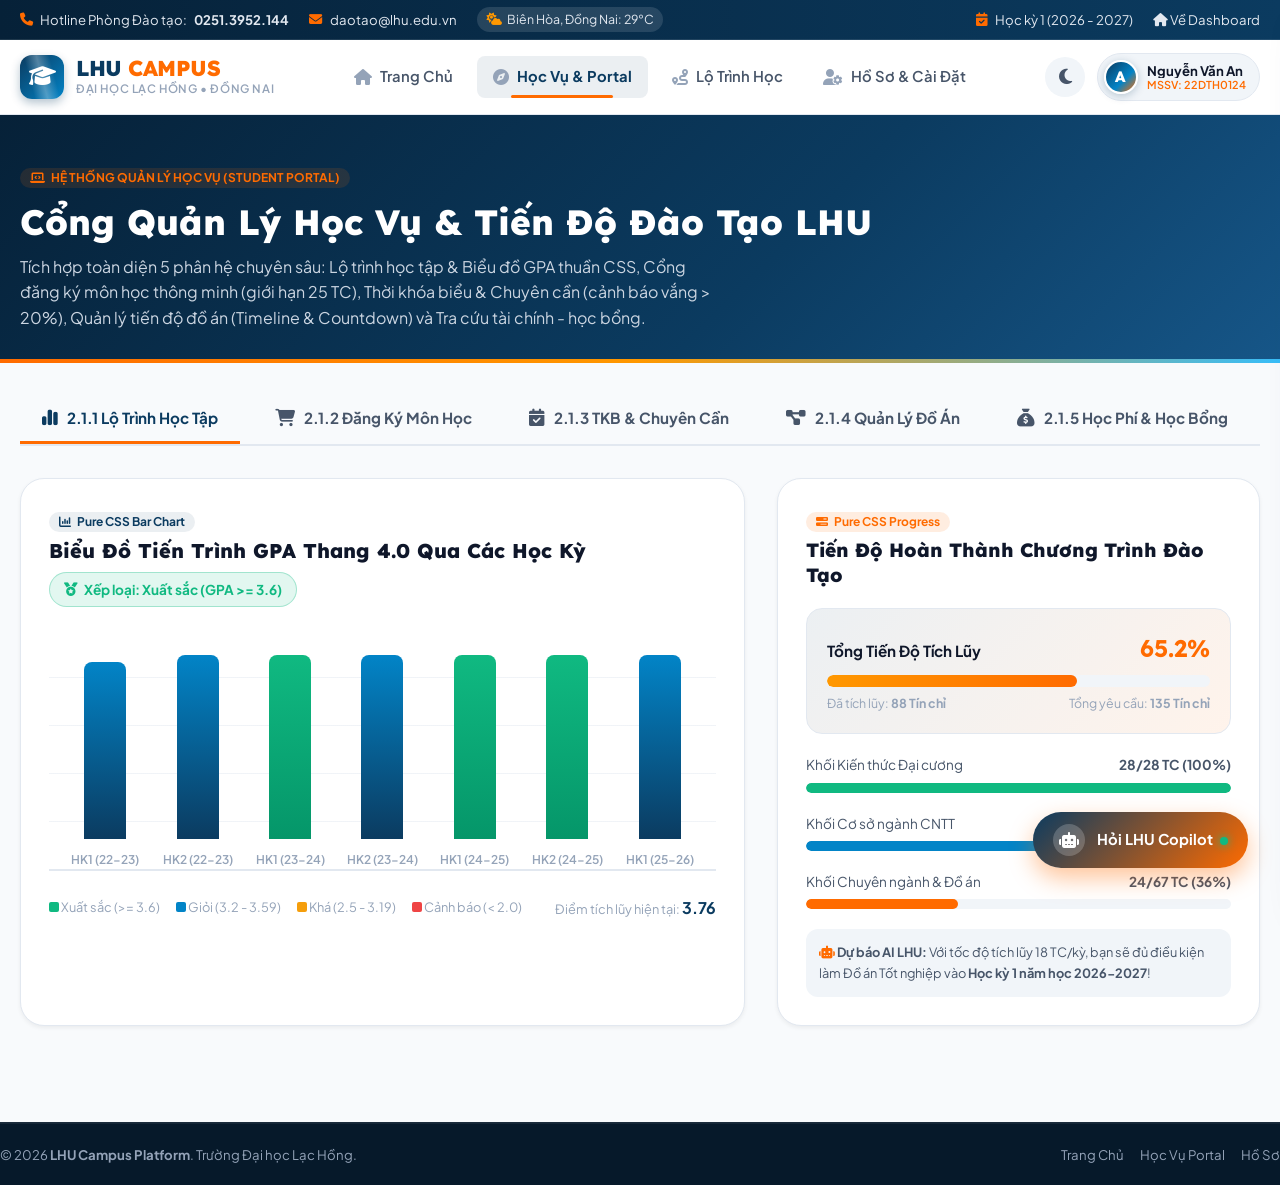
<file: functional.html>
<!DOCTYPE html>
<html lang="vi" data-theme="light">
<head>
  <meta charset="UTF-8">
  <meta name="viewport" content="width=device-width, initial-scale=1.0">
  <title>LHU Campus - Hệ Thống Quản Lý Học Vụ Sinh Viên (Student Portal)</title>
  <meta name="description" content="Cổng thông tin và quản lý học vụ toàn diện sinh viên Đại học Lạc Hồng: Lộ trình học tập, Đăng ký môn thông minh, Thời khóa biểu & Chuyên cần, Quản lý Đồ án và Tra cứu Học phí - Học bổng.">
  <link rel="icon" href="data:image/svg+xml,<svg xmlns='http://www.w3.org/2000/svg' viewBox='0 0 100 100'><text y='.9em' font-size='90'>🎓</text></svg>">
  
  <!-- Font Awesome 6 Icons -->
  <link rel="stylesheet" href="https://cdnjs.cloudflare.com/ajax/libs/font-awesome/6.5.1/css/all.min.css">
  
  <!-- CSS Stylesheets -->
  <link rel="stylesheet" href="css/variables.css">
  <link rel="stylesheet" href="css/style.css">
  <link rel="stylesheet" href="css/functional.css">
  <link rel="stylesheet" href="css/portal-subsystems.css">
</head>
<body>

  <!-- Top Announcement Bar -->
  <aside class="top-bar" aria-label="Thông báo nhanh">
    <div class="container top-bar-content">
      <div class="top-bar-left">
        <span class="top-bar-item"><i class="fa-solid fa-phone"></i> Hotline Phòng Đào tạo: <strong>0251.3952.144</strong></span>
        <span class="top-bar-item"><i class="fa-solid fa-envelope"></i> daotao@lhu.edu.vn</span>
        <span class="weather-badge" id="weatherStatus"><i class="fa-solid fa-cloud-sun"></i> Biên Hòa, Đồng Nai: 29°C</span>
      </div>
      <div class="top-bar-right">
        <span class="top-bar-item"><i class="fa-solid fa-calendar-check"></i> Học kỳ 1 (2026 - 2027)</span>
        <a href="index.html" class="top-bar-link"><i class="fa-solid fa-house"></i> Về Dashboard</a>
      </div>
    </div>
  </aside>

  <!-- Main Navigation Bar -->
  <header class="navbar" role="banner">
    <div class="container navbar-container">
      <!-- Brand Logo -->
      <a href="index.html" class="brand-logo" aria-label="Về trang chủ LHU Campus">
        <div class="brand-icon-box">
          <i class="fa-solid fa-graduation-cap"></i>
        </div>
        <div class="brand-text-group">
          <span class="brand-name">LHU <span>CAMPUS</span></span>
          <span class="brand-slogan">Đại học Lạc Hồng • Đồng Nai</span>
        </div>
      </a>

      <!-- Desktop Nav Menu -->
      <nav class="nav-menu" role="navigation" aria-label="Điều hướng chính">
        <a href="index.html" class="nav-link">
          <i class="fa-solid fa-house"></i> Trang Chủ
        </a>
        <a href="functional.html" class="nav-link active">
          <i class="fa-solid fa-compass"></i> Học Vụ & Portal
        </a>
        <a href="functional.html?tab=tab-learning-path" class="nav-link">
          <i class="fa-solid fa-route"></i> Lộ Trình Học
        </a>
        <a href="profile.html" class="nav-link">
          <i class="fa-solid fa-user-gear"></i> Hồ Sơ & Cài Đặt
        </a>
      </nav>

      <!-- Nav Actions -->
      <div class="nav-actions">
        <!-- Theme Toggle Button -->
        <button class="theme-toggle-btn" aria-label="Chuyển đổi giao diện sáng/tối" title="Chuyển chế độ Sáng / Tối">
          <i class="fa-solid fa-moon"></i>
        </button>

        <!-- User Profile Pill (Letter Avatar) -->
        <a href="profile.html" class="nav-user-pill" title="Xem thông tin sinh viên">
          <div class="nav-user-avatar avatar-letter">A</div>
          <div class="nav-user-info">
            <span class="nav-user-name">Nguyễn Văn An</span>
            <span class="nav-user-role">MSSV: 22DTH0124</span>
          </div>
        </a>

        <!-- Mobile Toggle Hamburger Button -->
        <button class="mobile-toggle" aria-label="Mở menu di động">
          <span></span>
          <span></span>
          <span></span>
        </button>
      </div>
    </div>
  </header>

  <!-- Mobile Drawer Menu -->
  <div class="mobile-drawer-overlay"></div>
  <aside class="mobile-drawer" aria-label="Menu di động">
    <div class="mobile-drawer-header">
      <div class="brand-logo">
        <div class="brand-icon-box" style="width: 36px; height: 36px; font-size: 1.1rem;">
          <i class="fa-solid fa-graduation-cap"></i>
        </div>
        <div class="brand-text-group">
          <span class="brand-name" style="font-size: 1.15rem;">LHU <span>CAMPUS</span></span>
        </div>
      </div>
      <button class="drawer-close-btn" aria-label="Đóng menu"><i class="fa-solid fa-xmark"></i></button>
    </div>

    <nav class="mobile-drawer-menu">
      <a href="index.html" class="nav-link"><i class="fa-solid fa-house"></i> Trang Chủ</a>
      <a href="functional.html?tab=tab-learning-path" class="nav-link active"><i class="fa-solid fa-route"></i> 2.1.1 Lộ Trình Học Tập</a>
      <a href="functional.html?tab=tab-smart-enrollment" class="nav-link"><i class="fa-solid fa-cart-shopping"></i> 2.1.2 Đăng Ký Môn Học</a>
      <a href="functional.html?tab=tab-attendance" class="nav-link"><i class="fa-solid fa-calendar-check"></i> 2.1.3 TKB & Chuyên Cần</a>
      <a href="functional.html?tab=tab-project-milestone" class="nav-link"><i class="fa-solid fa-diagram-project"></i> 2.1.4 Quản Lý Đồ Án</a>
      <a href="functional.html?tab=tab-financial-hub" class="nav-link"><i class="fa-solid fa-sack-dollar"></i> 2.1.5 Học Phí & Học Bổng</a>
      <a href="profile.html" class="nav-link"><i class="fa-solid fa-user-gear"></i> Hồ Sơ & Cài Đặt</a>
    </nav>
  </aside>

  <!-- Functional Page Header Banner -->
  <section class="page-hero" aria-label="Tiêu đề trang học vụ">
    <div class="container">
      <div class="badge badge-accent" style="margin-bottom: 0.75rem;">
        <i class="fa-solid fa-laptop-code"></i> HỆ THỐNG QUẢN LÝ HỌC VỤ (STUDENT PORTAL)
      </div>
      <h1 class="page-hero-title">Cổng Quản Lý Học Vụ & Tiến Độ Đào Tạo LHU</h1>
      <p class="page-hero-subtitle">
        Tích hợp toàn diện 5 phân hệ chuyên sâu: Lộ trình học tập & Biểu đồ GPA thuần CSS, Cổng đăng ký môn học thông minh (giới hạn 25 TC), Thời khóa biểu & Chuyên cần (cảnh báo vắng > 20%), Quản lý tiến độ đồ án (Timeline & Countdown) và Tra cứu tài chính - học bổng.
      </p>
    </div>
  </section>

  <!-- Main Content Body -->
  <main class="container" style="flex: 1; padding-bottom: 4rem;">

    <!-- Functional Navigation Tabs (5 Core Subsystems + Quy chế) -->
    <nav class="tab-navigation" role="tablist" aria-label="5 Phân hệ học vụ cốt lõi">
      <button class="tab-btn active" data-tab="tab-learning-path" role="tab" aria-selected="true">
        <i class="fa-solid fa-chart-simple"></i> 2.1.1 Lộ Trình Học Tập
      </button>
      <button class="tab-btn" data-tab="tab-smart-enrollment" role="tab" aria-selected="false">
        <i class="fa-solid fa-cart-shopping"></i> 2.1.2 Đăng Ký Môn Học
      </button>
      <button class="tab-btn" data-tab="tab-attendance" role="tab" aria-selected="false">
        <i class="fa-solid fa-calendar-check"></i> 2.1.3 TKB & Chuyên Cần
      </button>
      <button class="tab-btn" data-tab="tab-project-milestone" role="tab" aria-selected="false">
        <i class="fa-solid fa-diagram-project"></i> 2.1.4 Quản Lý Đồ Án
      </button>
      <button class="tab-btn" data-tab="tab-financial-hub" role="tab" aria-selected="false">
        <i class="fa-solid fa-sack-dollar"></i> 2.1.5 Học Phí & Học Bổng
      </button>
      <button class="tab-btn" data-tab="tab-regulations" role="tab" aria-selected="false">
        <i class="fa-solid fa-book-bookmark"></i> Quy Chế Đào Tạo
      </button>
    </nav>

    <!-- ===================================================
         2.1.1. PHÂN HỆ: DASHBOARD CÁ NHÂN & LỘ TRÌNH HỌC TẬP
         =================================================== -->
    <section class="tab-panel active" id="tab-learning-path" role="tabpanel" aria-label="Lộ trình học tập">
      
      <!-- Semantic Layout: Section + Article + Aside -->
      <div class="learning-path-grid">
        
        <!-- Left: Pure CSS Bar Chart (Semesters GPA History) -->
        <article class="chart-card">
          <div class="chart-header">
            <div>
              <span class="badge badge-primary"><i class="fa-solid fa-chart-column"></i> Pure CSS Bar Chart</span>
              <h3 style="font-size: 1.25rem; font-weight: 800; color: var(--text-primary); margin-top: 0.35rem;">
                Biểu Đồ Tiến Trình GPA Thang 4.0 Qua Các Học Kỳ
              </h3>
            </div>
            <div id="learningGpaRankBadge" class="gpa-status-badge status-success">
              <i class="fa-solid fa-medal"></i> Xếp loại: Giỏi (GPA 3.58)
            </div>
          </div>

          <!-- Pure CSS Bar Chart Component -->
          <div class="css-bar-chart" id="cssBarChartContainer" aria-label="Biểu đồ cột GPA các học kỳ">
            <!-- Dynamically populated bars by js/portal.js -->
          </div>

          <div style="display: flex; justify-content: space-between; align-items: center; flex-wrap: wrap; gap: 0.75rem; font-size: 0.8rem; color: var(--text-muted);">
            <div style="display: flex; gap: 1rem; align-items: center;">
              <span><span style="display: inline-block; width: 10px; height: 10px; background: #10b981; border-radius: 2px;"></span> Xuất sắc (>= 3.6)</span>
              <span><span style="display: inline-block; width: 10px; height: 10px; background: #0284c7; border-radius: 2px;"></span> Giỏi (3.2 - 3.59)</span>
              <span><span style="display: inline-block; width: 10px; height: 10px; background: #f59e0b; border-radius: 2px;"></span> Khá (2.5 - 3.19)</span>
              <span><span style="display: inline-block; width: 10px; height: 10px; background: #ef4444; border-radius: 2px;"></span> Cảnh báo (< 2.0)</span>
            </div>
            <span>Điểm tích lũy hiện tại: <strong id="learningCalculatedGpa" style="color: var(--primary); font-size: 1rem;">3.58</strong></span>
          </div>
        </article>

        <!-- Right: Pure CSS Progress Bars (Curriculum Completion) -->
        <aside class="curriculum-card">
          <div>
            <span class="badge badge-accent"><i class="fa-solid fa-bars-progress"></i> Pure CSS Progress</span>
            <h3 style="font-size: 1.2rem; font-weight: 800; color: var(--text-primary); margin-top: 0.35rem;">
              Tiến Độ Hoàn Thành Chương Trình Đào Tạo
            </h3>
          </div>

          <!-- Overall Progress Box -->
          <div class="overall-progress-box">
            <div style="display: flex; justify-content: space-between; align-items: baseline; margin-bottom: 0.5rem;">
              <span style="font-weight: 700; font-size: 0.95rem;">Tổng Tiến Độ Tích Lũy</span>
              <strong id="curriculumOverallPercent" style="font-size: 1.5rem; font-family: 'Lexend', sans-serif; color: var(--accent);">65.2%</strong>
            </div>
            <div class="pure-css-progress" style="height: 12px;">
              <div class="pure-css-progress-fill" id="curriculumOverallFill" style="width: 65.2%; background: linear-gradient(90deg, #ff9800, var(--accent));"></div>
            </div>
            <div style="font-size: 0.775rem; color: var(--text-muted); margin-top: 0.4rem; display: flex; justify-content: space-between;">
              <span>Đã tích lũy: <strong>88 Tín chỉ</strong></span>
              <span>Tổng yêu cầu: <strong>135 Tín chỉ</strong></span>
            </div>
          </div>

          <!-- Segment 1: Đại cương -->
          <div class="curriculum-bar-item">
            <div class="curriculum-bar-header">
              <span>Khối Kiến thức Đại cương</span>
              <strong id="genProgressText">28/28 TC (100%)</strong>
            </div>
            <div class="pure-css-progress">
              <div class="pure-css-progress-fill" id="genProgressFill" style="width: 100%; background: #10b981;"></div>
            </div>
          </div>

          <!-- Segment 2: Cơ sở ngành -->
          <div class="curriculum-bar-item">
            <div class="curriculum-bar-header">
              <span>Khối Cơ sở ngành CNTT</span>
              <strong id="funProgressText">36/40 TC (90%)</strong>
            </div>
            <div class="pure-css-progress">
              <div class="pure-css-progress-fill" id="funProgressFill" style="width: 90%; background: #0284c7;"></div>
            </div>
          </div>

          <!-- Segment 3: Chuyên ngành & Tốt nghiệp -->
          <div class="curriculum-bar-item">
            <div class="curriculum-bar-header">
              <span>Khối Chuyên ngành & Đồ án</span>
              <strong id="specProgressText">24/67 TC (35.8%)</strong>
            </div>
            <div class="pure-css-progress">
              <div class="pure-css-progress-fill" id="specProgressFill" style="width: 35.8%; background: var(--accent);"></div>
            </div>
          </div>

          <div style="margin-top: auto; padding: 0.85rem; background: var(--bg-muted); border-radius: var(--radius-md); font-size: 0.8rem; color: var(--text-secondary);">
            <i class="fa-solid fa-robot" style="color: var(--accent);"></i> <strong>Dự báo AI LHU:</strong> Với tốc độ tích lũy 18 TC/kỳ, bạn sẽ đủ điều kiện làm Đồ án Tốt nghiệp vào <strong>Học kỳ 1 năm học 2026-2027</strong>!
          </div>
        </aside>

      </div>

    </section>

    <!-- ===================================================
         2.1.2. PHÂN HỆ: CỔNG ĐĂNG KÝ MÔN HỌC THÔNG MINH
         =================================================== -->
    <section class="tab-panel" id="tab-smart-enrollment" role="tabpanel" aria-label="Đăng ký môn học">
      
      <!-- Enrollment Alert Banner (Alerts if attempting > 25 credits) -->
      <div id="enrollmentAlertBanner" class="enrollment-alert-banner">
        <i class="fa-solid fa-circle-info" style="font-size: 1.25rem;"></i>
        <div>
          Khối lượng học tập học kỳ chính: <strong>14 đến 25 tín chỉ</strong>. Hệ thống tự động ngăn chặn nếu đăng ký vượt quá <strong>25 tín chỉ</strong> theo Quy chế LHU.
        </div>
      </div>

      <!-- Search & Filters using data-* attributes -->
      <div class="search-filter-card">
        <div class="search-input-group">
          <i class="fa-solid fa-magnifying-glass search-icon"></i>
          <input type="text" id="enrollSearchInput" class="search-input" placeholder="Tìm môn học theo mã học phần (data-code) hoặc tên môn (data-name)..." aria-label="Tìm môn">
        </div>

        <div class="filter-row">
          <div style="display: flex; gap: 0.75rem; flex-wrap: wrap;">
            <select class="filter-select" id="enrollFacultySelect" aria-label="Lọc theo khoa">
              <option value="all">Tất cả các Khoa đào tạo</option>
              <option value="CNTT">Khoa Công nghệ Thông tin</option>
              <option value="CoDien">Khoa Cơ điện - Điện tử (Robocon)</option>
              <option value="KTe">Khoa Quản trị - Kinh tế</option>
              <option value="Duoc">Khoa Dược</option>
              <option value="NgonNgu">Khoa Ngôn ngữ</option>
            </select>
          </div>
          <div style="font-size: 0.85rem; color: var(--text-muted);">
            Lưu trữ thuộc tính bằng <code>data-id</code>, <code>data-code</code>, <code>data-credits</code>, <code>data-price</code>.
          </div>
        </div>
      </div>

      <!-- Layout: Course Cards List (Left) + Selected Courses Cart (Right) -->
      <div class="course-registration-layout">
        
        <!-- Left: Course Cards with data-* attributes -->
        <div id="smartCoursesContainer" style="display: flex; flex-direction: column; gap: 1.25rem;">
          <!-- Rendered dynamically by js/portal.js -->
        </div>

        <!-- Right: Professional Selected Cart Table -->
        <aside class="registration-summary-sidebar" aria-label="Giỏ hàng môn học">
          <div class="summary-title">
            <span><i class="fa-solid fa-cart-shopping" style="color: var(--accent);"></i> Giỏ Hàng Môn Học</span>
            <span class="badge badge-primary" id="enrollCartTotalCredits">0 / 25 TC</span>
          </div>

          <div style="max-height: 280px; overflow-y: auto;">
            <table class="selected-cart-table">
              <thead>
                <tr>
                  <th style="width: 25px;">#</th>
                  <th>Môn học</th>
                  <th style="text-align: center;">TC</th>
                  <th style="text-align: right;">Học phí</th>
                  <th style="text-align: center;">Xóa</th>
                </tr>
              </thead>
              <tbody id="enrollCartTbody">
                <tr><td colspan="5" style="text-align: center; color: var(--text-muted); padding: 1.5rem;">Chưa có môn học nào trong giỏ đăng ký</td></tr>
              </tbody>
            </table>
          </div>

          <div class="summary-totals">
            <div class="summary-row total-fee">
              <span>Tổng học phí:</span>
              <span id="enrollCartTotalPrice">0 đ</span>
            </div>
          </div>

          <button class="btn btn-accent" style="width: 100%;" onclick="confirmSmartRegistration()">
            <i class="fa-solid fa-check"></i> Xác Nhận Đăng Ký Học Phần
          </button>
        </aside>

      </div>

    </section>

    <!-- ===================================================
         2.1.3. PHÂN HỆ: QUẢN LÝ THỜI KHÓA BIỂU & CHUYÊN CẦN
         =================================================== -->
    <section class="tab-panel" id="tab-attendance" role="tabpanel" aria-label="Thời khóa biểu và chuyên cần">
      
      <!-- Absence Warning Banner (> 20% absence threshold) -->
      <div class="absence-warning-banner" id="absenceWarningBanner" style="display: none;">
        <i class="fa-solid fa-triangle-exclamation"></i>
        <div>
          <div class="absence-warning-title">CẢNH BÁO CHUYÊN CẦN HỌC VỤ LHU (VẮNG QUÁ 20% SỐ TIẾT)</div>
          <div class="absence-warning-desc">
            Bạn đã có môn học vắng vượt quá <strong>20% tổng số buổi quy định</strong>. Theo Quy chế Đào tạo tín chỉ Trường Đại học Lạc Hồng, sinh viên nghỉ quá 20% thời lượng sẽ bị <strong>CẤM THI KẾT THÚC HỌC PHẦN</strong> và nhận điểm 0! Hãy liên hệ Cố vấn học tập ngay!
          </div>
        </div>
      </div>

      <!-- Controls & Header Bar -->
      <div class="attendance-header-bar">
        <div class="week-navigation-controls">
          <button class="btn btn-sm btn-secondary" id="prevWeekBtn"><i class="fa-solid fa-chevron-left"></i> Tuần Trước</button>
          <span class="week-label" id="currentWeekDisplay">Tuần 8 (Học kỳ 1)</span>
          <button class="btn btn-sm btn-secondary" id="nextWeekBtn">Tuần Sau <i class="fa-solid fa-chevron-right"></i></button>
        </div>

        <div style="display: flex; align-items: center; gap: 1.25rem;">
          <div>
            <span style="font-size: 0.8rem; color: var(--text-muted);">Tỷ lệ chuyên cần tuần này:</span>
            <strong id="attRateDisplay" style="font-size: 1.15rem; color: var(--success); font-family: 'Lexend', sans-serif;">87.5%</strong>
          </div>
          <div style="display: flex; gap: 0.5rem;">
            <span class="attendance-toggle-pill status-present"><i class="fa-solid fa-check"></i> Có mặt</span>
            <span class="attendance-toggle-pill status-absent"><i class="fa-solid fa-xmark"></i> Vắng mặt</span>
            <span class="attendance-toggle-pill status-excused"><i class="fa-solid fa-info"></i> Có phép</span>
          </div>
        </div>
      </div>

      <!-- Weekly Timetable Grid -->
      <div class="timetable-wrapper">
        <div class="timetable-grid-custom" id="timetableGridContainer">
          <!-- Dynamically rendered day columns by js/portal.js -->
        </div>
      </div>

      <!-- Detailed Subjects Attendance Summary -->
      <div class="card" style="margin-top: 1.5rem;">
        <h4 style="font-size: 1.1rem; font-weight: 700; margin-bottom: 0.75rem;">
          <i class="fa-solid fa-user-check" style="color: var(--accent);"></i> Thống Kê Chuyên Cần Theo Môn Học (Giới hạn vắng tối đa 20%)
        </h4>
        <div id="attendanceSubjectsSummary">
          <!-- Populated by js/portal.js -->
        </div>
      </div>

    </section>

    <!-- ===================================================
         2.1.4. PHÂN HỆ: QUẢN LÝ ĐỒ ÁN & TIẾN ĐỘ BÁO CÁO
         =================================================== -->
    <section class="tab-panel" id="tab-project-milestone" role="tabpanel" aria-label="Quản lý đồ án">
      
      <!-- Countdown Banner -->
      <div class="countdown-card">
        <span class="badge badge-accent" style="margin-bottom: 0.5rem;"><i class="fa-solid fa-stopwatch"></i> BẢO VỆ ĐỒ ÁN CHUYÊN NGÀNH</span>
        <h2 style="font-size: 1.75rem; font-weight: 800; color: #ffffff;">Thời Gian Đếm Ngược Đến Ngày Báo Cáo Hội Đồng</h2>
        <p style="font-size: 0.9rem; color: #cbd5e1;">Hạn chót bảo vệ: <strong>08:00 AM Ngày 15/11/2026</strong> tại Hội trường Cơ sở 1 LHU</p>

        <!-- Real-time Countdown Timer -->
        <div class="countdown-timer-group">
          <div class="countdown-box">
            <span class="countdown-val" id="countdownDays">25</span>
            <span class="countdown-lbl">Ngày</span>
          </div>
          <div class="countdown-box">
            <span class="countdown-val" id="countdownHours">14</span>
            <span class="countdown-lbl">Giờ</span>
          </div>
          <div class="countdown-box">
            <span class="countdown-val" id="countdownMinutes">32</span>
            <span class="countdown-lbl">Phút</span>
          </div>
          <div class="countdown-box">
            <span class="countdown-val" id="countdownSeconds">50</span>
            <span class="countdown-lbl">Giây</span>
          </div>
        </div>
      </div>

      <!-- Layout: Timeline (Left) + Submission Form (Right) -->
      <div class="milestone-container">
        
        <!-- Left: Nested Timeline with CSS ::before & ::after -->
        <div class="timeline-vertical" id="milestoneTimelineContainer">
          <!-- Rendered dynamically by js/portal.js -->
        </div>

        <!-- Right: Submission Form with URL Regex Validation -->
        <aside class="form-card" style="padding: 1.5rem;">
          <h3 style="font-size: 1.15rem; font-weight: 700; color: var(--text-primary); margin-bottom: 0.5rem;">
            <i class="fa-solid fa-cloud-arrow-up" style="color: var(--accent);"></i> Nộp Link Báo Cáo Đồ Án
          </h3>
          <p style="font-size: 0.825rem; color: var(--text-secondary); margin-bottom: 1.25rem;">
            Hệ thống kiểm tra định dạng URL (GitHub, Figma, Google Drive) trước khi nộp.
          </p>

          <form id="projectSubmitForm" novalidate>
            <div class="form-group">
              <label for="selectMilestone" class="form-label">Chọn Mốc Báo Cáo <span class="required-star">*</span></label>
              <select id="selectMilestone" class="form-control" required>
                <option value="ms-3">Mốc 3: Báo cáo Tiến độ 50% & Demo Chức năng</option>
                <option value="ms-4">Mốc 4: Hoàn thiện Source Code & Unit Test</option>
                <option value="ms-5">Mốc 5: Báo cáo Nghiệm thu & Bảo vệ</option>
              </select>
            </div>

            <div class="form-group">
              <label for="inputProjectUrl" class="form-label">Đường Dẫn URL Báo Cáo <span class="required-star">*</span></label>
              <input type="url" id="inputProjectUrl" class="form-control" placeholder="https://github.com/user/project-repo" required>
              <div class="invalid-feedback" id="projectUrlFeedback">
                Vui lòng nhập định dạng URL hợp lệ (bắt đầu bằng http:// hoặc https://).
              </div>
            </div>

            <button type="submit" class="btn btn-accent" style="width: 100%; margin-top: 1rem;">
              <i class="fa-solid fa-paper-plane"></i> Xác Nhận Nộp Bài Báo Cáo
            </button>
          </form>

          <div style="margin-top: 1.25rem; padding: 0.85rem; background: var(--bg-muted); border-radius: var(--radius-md); font-size: 0.775rem; color: var(--text-muted);">
            <i class="fa-solid fa-shield-halved"></i> <strong>Lưu ý:</strong> Giảng viên hướng dẫn sẽ nhận thông báo tức thời khi bạn nộp link.
          </div>
        </aside>

      </div>

    </section>

    <!-- ===================================================
         2.1.5. PHÂN HỆ: TRA CỨU HỌC PHÍ & HỌC BỔNG
         =================================================== -->
    <section class="tab-panel" id="tab-financial-hub" role="tabpanel" aria-label="Học phí và học bổng">
      
      <!-- Scholarship Tier Cards -->
      <div style="margin-bottom: 1rem;">
        <span class="badge badge-accent"><i class="fa-solid fa-award"></i> CHÍNH SÁCH HỌC BỔNG KHUYẾN KHÍCH LHU</span>
        <h3 style="font-size: 1.35rem; font-weight: 800; color: var(--text-primary); margin-top: 0.35rem;">
          Các Mức Học Bổng Dựa Trên Kết Quả Học Tập & Rèn Luyện
        </h3>
      </div>

      <div class="financial-cards-grid">
        <!-- Tier 1: Xuất sắc -->
        <div class="scholarship-card">
          <span class="badge badge-accent" style="width: fit-content;">Học Bổng Xuất Sắc</span>
          <div class="scholarship-rate">100%</div>
          <div style="font-weight: 700; font-size: 0.95rem; margin-bottom: 0.35rem;">Miễn 100% Học Phí Học Kỳ</div>
          <p style="font-size: 0.825rem; color: var(--text-secondary); line-height: 1.5;">
            Điều kiện: GPA >= 3.60 và Điểm rèn luyện >= 90 điểm (Không nợ môn học).
          </p>
        </div>

        <!-- Tier 2: Giỏi (Student currently achieves this!) -->
        <div class="scholarship-card is-qualified">
          <div class="qualified-badge-strip"><i class="fa-solid fa-circle-check"></i> BẠN ĐANG ĐẠT MỨC NÀY!</div>
          <span class="badge badge-success" style="width: fit-content;">Học Bổng Giỏi</span>
          <div class="scholarship-rate" style="color: var(--accent);">75%</div>
          <div style="font-weight: 700; font-size: 0.95rem; margin-bottom: 0.35rem;">Giảm 75% Học Phí Học Kỳ</div>
          <p style="font-size: 0.825rem; color: var(--text-secondary); line-height: 1.5;">
            Điều kiện: GPA >= 3.20 và Điểm rèn luyện >= 80 điểm. <em>(Sinh viên đạt GPA 3.58 & ĐRL 92đ).</em>
          </p>
        </div>

        <!-- Tier 3: Khá -->
        <div class="scholarship-card">
          <span class="badge badge-info" style="width: fit-content;">Học Bổng Khá</span>
          <div class="scholarship-rate">50%</div>
          <div style="font-weight: 700; font-size: 0.95rem; margin-bottom: 0.35rem;">Giảm 50% Học Phí Học Kỳ</div>
          <p style="font-size: 0.825rem; color: var(--text-secondary); line-height: 1.5;">
            Điều kiện: GPA >= 2.50 và Điểm rèn luyện >= 70 điểm.
          </p>
        </div>
      </div>

      <!-- Tuition Invoice Table with HTML5 inputs (checkbox, number, date) -->
      <article class="invoice-card">
        <div style="display: flex; justify-content: space-between; align-items: center; flex-wrap: wrap; gap: 0.75rem;">
          <div>
            <h3 style="font-size: 1.2rem; font-weight: 800; color: var(--text-primary);">
              Bảng Kê Khai Học Phí Học Kỳ 1 (Năm Học 2026 - 2027)
            </h3>
            <p style="font-size: 0.85rem; color: var(--text-secondary);">
              Tick chọn các môn học để tính toán số tiền thực đóng sau khi trừ học bổng.
            </p>
          </div>
          <div style="display: flex; align-items: center; gap: 0.5rem; font-size: 0.85rem;">
            <span>Hạn nộp học phí:</span>
            <input type="date" value="2026-11-10" class="form-control" style="width: 155px; padding: 0.4rem 0.65rem;" readonly>
          </div>
        </div>

        <table class="invoice-table">
          <thead>
            <tr>
              <th style="width: 45px; text-align: center;">Chọn</th>
              <th>Mã MH</th>
              <th>Tên Môn Học Đăng Ký</th>
              <th style="text-align: center;">Số TC (Input)</th>
              <th style="text-align: right;">Đơn Giá / TC</th>
              <th style="text-align: right;">Thành Tiền</th>
            </tr>
          </thead>
          <tbody id="tuitionInvoiceTbody">
            <!-- Dynamically populated by js/portal.js -->
          </tbody>
        </table>

        <!-- Live Financial Summary & Calculation Formula -->
        <div class="invoice-summary-bar">
          <div class="financial-calc-formula">
            <div>Tổng học phí các môn đã chọn: <strong id="finGrossTotal">7,600,000 đ</strong></div>
            <div style="color: var(--success); font-weight: 700;">
              Miễn giảm Học bổng Giỏi: <span id="finScholarshipDiscount">- 5,700,000 đ (Giảm 75%)</span>
            </div>
            <div style="font-size: 0.8rem; color: var(--text-muted);">
              Công thức: <em>Số tiền thực đóng = Tổng học phí - Miễn giảm học bổng</em>
            </div>
          </div>

          <div style="display: flex; align-items: center; gap: 1.5rem; flex-wrap: wrap;">
            <div>
              <div style="font-size: 0.8rem; color: var(--text-secondary); text-align: right;">Số tiền thực đóng:</div>
              <div class="financial-final-amount" id="finNetPayable">1,900,000 đ</div>
            </div>
            <button class="btn btn-accent" onclick="processPaymentSimulation()">
              <i class="fa-solid fa-credit-card"></i> Thanh Toán Trực Tuyến
            </button>
          </div>
        </div>
      </article>

    </section>

    <!-- ===================================================
         TAB 6: TRA CỨU QUY CHẾ HỌC VỤ & SỔ TAY SINH VIÊN
         =================================================== -->
    <section class="tab-panel" id="tab-regulations" role="tabpanel" aria-label="Tra cứu quy chế">
      
      <!-- Search & Filter Controls -->
      <div class="search-filter-card">
        <div class="search-input-group">
          <i class="fa-solid fa-magnifying-glass search-icon"></i>
          <input type="text" id="regSearchInput" class="search-input" placeholder="Tìm kiếm nhanh quy chế (Ví dụ: rút môn, hoãn thi, điểm F, học bổng, TOEIC, rèn luyện...)" aria-label="Tìm kiếm quy định">
          <i class="fa-solid fa-circle-xmark search-clear-btn" id="regSearchClear" title="Xóa từ khóa"></i>
        </div>

        <div class="filter-row">
          <div style="font-size: 0.85rem; color: var(--text-secondary); display: flex; align-items: center; gap: 0.5rem;">
            <i class="fa-solid fa-filter" style="color: var(--accent);"></i>
            <span>Lọc theo nhóm danh mục:</span>
          </div>

          <select class="filter-select" id="regCategorySelect" aria-label="Chọn danh mục quy chế">
            <option value="all">Tất cả danh mục quy chế</option>
            <option value="dao-tao">Quy chế Đào tạo Tín chỉ</option>
            <option value="thi-cu">Thi cử & Xử lý Điểm số</option>
            <option value="hoc-bong">Học bổng & Miễn giảm học phí</option>
            <option value="ren-luyen">Đánh giá Điểm rèn luyện</option>
            <option value="chuan-dau-ra">Chuẩn đầu ra & Tốt nghiệp</option>
          </select>
        </div>
      </div>

      <!-- Regulations List Grid -->
      <div class="regulations-grid" id="regulationsList">
        <!-- Rendered dynamically by js/functional.js -->
      </div>

    </section>

  </main>

  <!-- Modal View Regulation Details & AI Summary -->
  <div class="modal-backdrop" id="regulationModal" role="dialog" aria-modal="true" aria-labelledby="modalRegTitle">
    <div class="modal">
      <div class="modal-header">
        <h3 class="modal-title" id="modalRegTitle">Chi tiết Quy chế Học vụ</h3>
        <i class="fa-solid fa-xmark modal-close" onclick="closeRegulationModal()" aria-label="Đóng"></i>
      </div>
      <div class="modal-body" id="modalRegBody">
        <!-- Filled dynamically -->
      </div>
      <div class="modal-footer">
        <button class="btn btn-accent btn-sm" id="aiSummarizeBtn">
          <i class="fa-solid fa-wand-magic-sparkles"></i> AI Tóm Tắt Nhanh
        </button>
        <button class="btn btn-secondary btn-sm" onclick="closeRegulationModal()">Đóng</button>
      </div>
    </div>
  </div>

  <!-- Footer -->
  <footer class="footer" role="contentinfo">
    <div class="container footer-bottom">
      <div class="footer-bottom-content">
        <div>© 2026 <strong>LHU Campus Platform</strong>. Trường Đại học Lạc Hồng.</div>
        <div style="display: flex; gap: 1rem; align-items: center;">
          <a href="index.html" class="footer-link">Trang Chủ</a>
          <a href="functional.html" class="footer-link">Học Vụ Portal</a>
          <a href="profile.html" class="footer-link">Hồ Sơ</a>
        </div>
      </div>
    </div>
  </footer>

  <!-- Floating AI Assistant Launcher Button -->
  <div class="ai-launcher" role="button" aria-label="Mở Trợ lý LHU Copilot" title="Trò chuyện với AI LHU Copilot">
    <div class="ai-launcher-icon">
      <i class="fa-solid fa-robot"></i>
    </div>
    <span class="ai-launcher-text">Hỏi LHU Copilot <span class="ai-status-dot"></span></span>
  </div>

  <!-- AI Chat Window Dialog -->
  <div class="ai-chat-window" role="dialog" aria-label="Cửa sổ trò chuyện LHU Copilot">
    <div class="ai-chat-header">
      <div class="ai-chat-header-title">
        <div class="ai-msg-avatar" style="background: rgba(255,255,255,0.2);"><i class="fa-solid fa-robot"></i></div>
        <div>
          <h4>LHU Copilot AI</h4>
          <span style="font-size: 0.72rem; opacity: 0.85;">Trợ lý Học vụ Thông minh • Đang online</span>
        </div>
      </div>
      <button class="ai-chat-close" aria-label="Đóng chat"><i class="fa-solid fa-xmark"></i></button>
    </div>

    <div class="ai-chat-body">
      <div class="ai-msg bot">
        <div class="ai-msg-avatar"><i class="fa-solid fa-robot"></i></div>
        <div class="ai-msg-bubble">
          Chào bạn! Mình có thể hỗ trợ giải đáp về lộ trình học tập, tính học phí trừ học bổng, quy định chuyên cần (vắng quá 20% cấm thi) hoặc tiến độ đồ án.
        </div>
      </div>

      <div class="ai-chips-container">
        <button class="ai-chip" data-query="Nghỉ bao nhiêu phần trăm số buổi thì bị cấm thi?">⚠️ Vắng >20% cấm thi?</button>
        <button class="ai-chip" data-query="Giới hạn tín chỉ đăng ký mỗi học kỳ là bao nhiêu?">🛑 Quá 25 tín chỉ?</button>
        <button class="ai-chip" data-query="Điều kiện xét học bổng LHU?">🏆 Học bổng 75%?</button>
        <button class="ai-chip" data-query="Quy trình nộp báo cáo đồ án chuyên ngành?">📅 Tiến độ đồ án?</button>
      </div>
    </div>

    <div class="ai-chat-footer">
      <input type="text" class="ai-chat-input" placeholder="Hỏi quy chế, học bổng, chuyên cần..." aria-label="Nội dung câu hỏi">
      <button class="btn btn-primary ai-chat-send" aria-label="Gửi câu hỏi" style="padding: 0.6rem 0.9rem;">
        <i class="fa-solid fa-paper-plane"></i>
      </button>
    </div>
  </div>

  <!-- Toast Notification Container -->
  <div class="toast-container" aria-live="polite"></div>

  <!-- JavaScript Scripts -->
  <script src="js/data.js"></script>
  <script src="js/main.js"></script>
  <script src="js/functional.js"></script>
  <script src="js/portal.js"></script>
  <script src="js/ai-chat.js"></script>
</body>
</html>
</file>
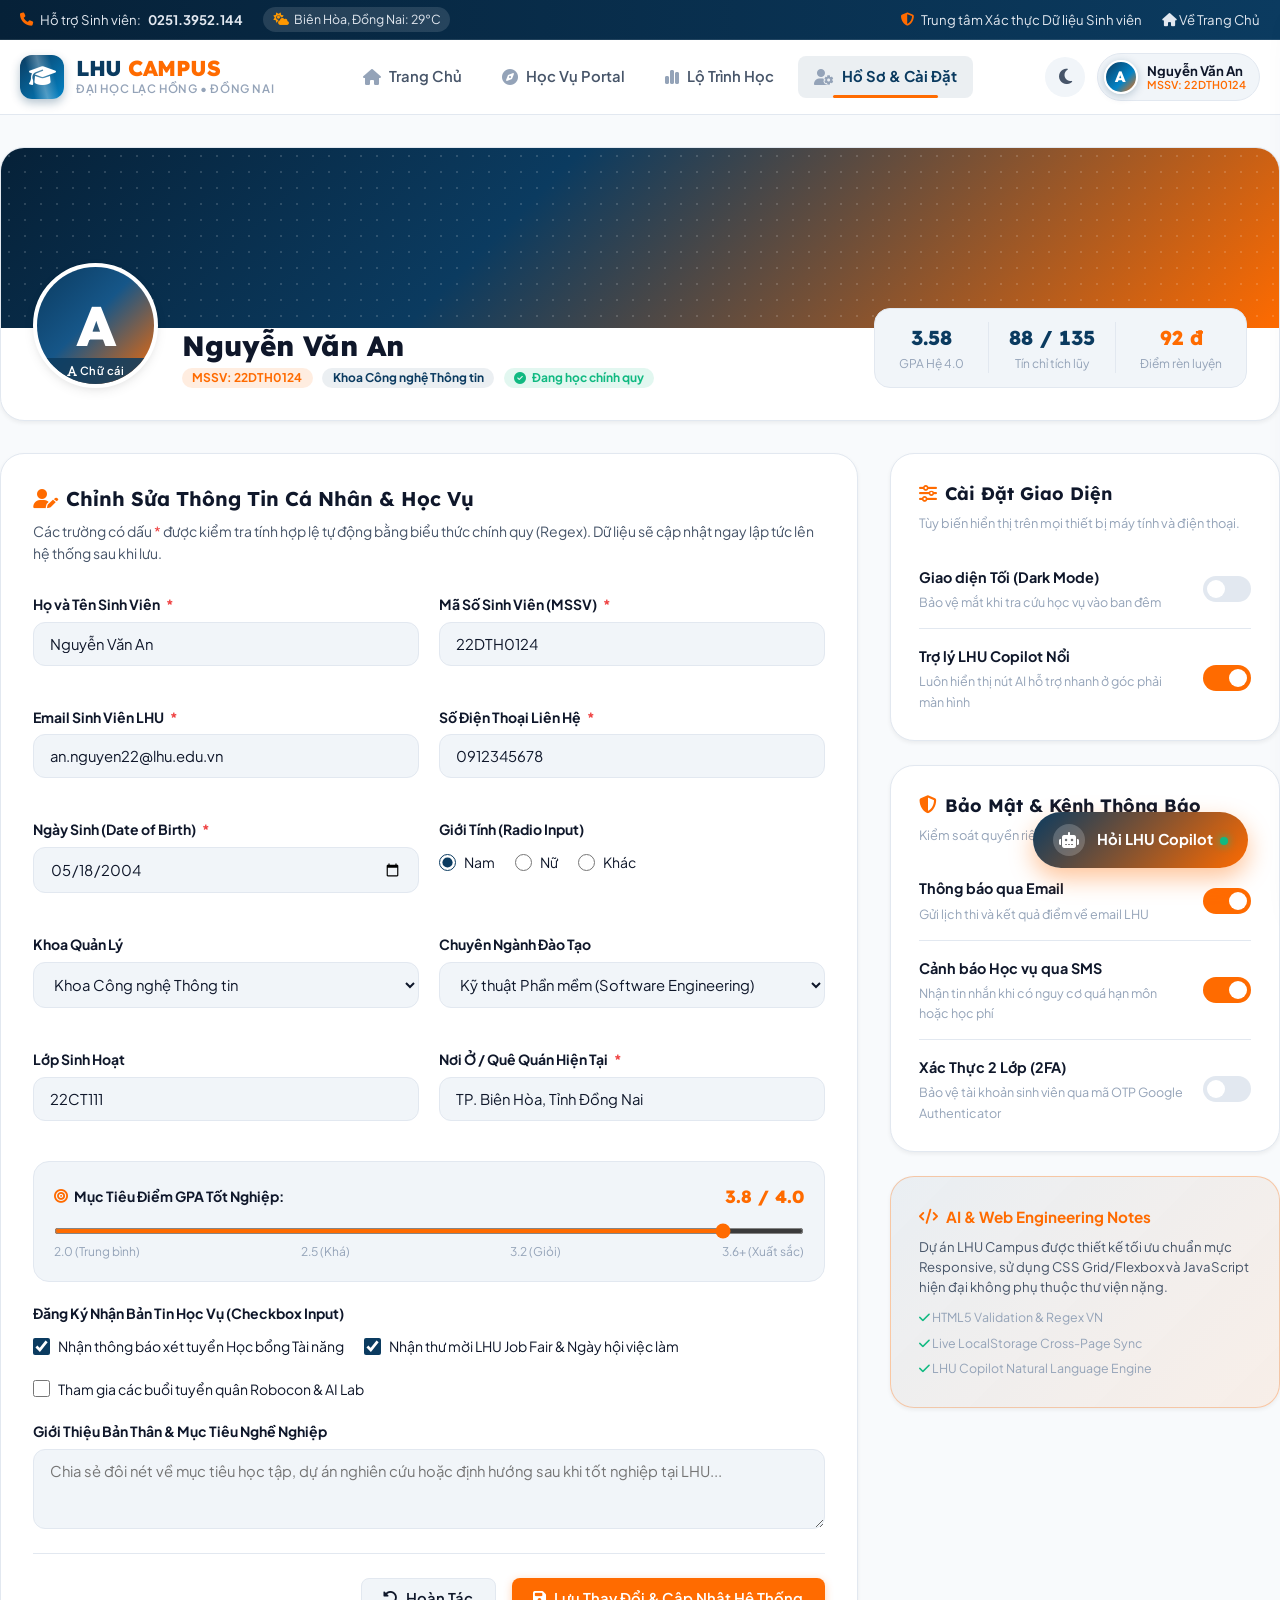
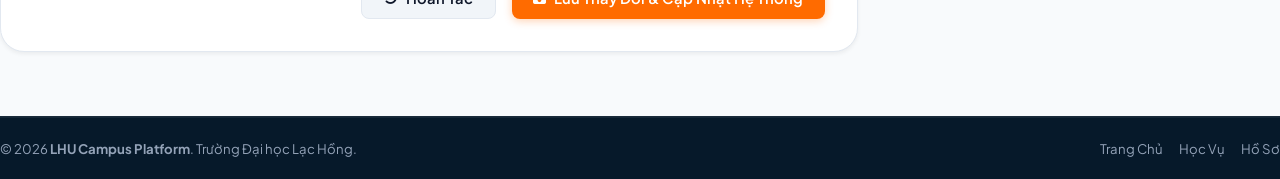
<file: profile.html>
<!DOCTYPE html>
<html lang="vi" data-theme="light">
<head>
  <meta charset="UTF-8">
  <meta name="viewport" content="width=device-width, initial-scale=1.0">
  <title>LHU Campus - Hồ Sơ Sinh Viên & Cài Đặt Ứng Dụng</title>
  <meta name="description" content="Quản lý hồ sơ cá nhân sinh viên Đại học Lạc Hồng, thiết lập giao diện và kiểm soát dữ liệu thông tin học vụ.">
  <link rel="icon" href="data:image/svg+xml,<svg xmlns='http://www.w3.org/2000/svg' viewBox='0 0 100 100'><text y='.9em' font-size='90'>🎓</text></svg>">
  
  <!-- Font Awesome 6 Icons -->
  <link rel="stylesheet" href="https://cdnjs.cloudflare.com/ajax/libs/font-awesome/6.5.1/css/all.min.css">
  
  <!-- CSS Stylesheets -->
  <link rel="stylesheet" href="css/variables.css">
  <link rel="stylesheet" href="css/style.css">
  <link rel="stylesheet" href="css/profile.css">
</head>
<body>

  <!-- Top Announcement Bar -->
  <aside class="top-bar" aria-label="Thông báo nhanh">
    <div class="container top-bar-content">
      <div class="top-bar-left">
        <span class="top-bar-item"><i class="fa-solid fa-phone"></i> Hỗ trợ Sinh viên: <strong>0251.3952.144</strong></span>
        <span class="weather-badge" id="weatherStatus"><i class="fa-solid fa-cloud-sun"></i> Biên Hòa, Đồng Nai: 29°C</span>
      </div>
      <div class="top-bar-right">
        <span class="top-bar-item"><i class="fa-solid fa-shield-halved"></i> Trung tâm Xác thực Dữ liệu Sinh viên</span>
        <a href="index.html" class="top-bar-link"><i class="fa-solid fa-house"></i> Về Trang Chủ</a>
      </div>
    </div>
  </aside>

  <!-- Main Navigation Bar -->
  <header class="navbar" role="banner">
    <div class="container navbar-container">
      <!-- Brand Logo -->
      <a href="index.html" class="brand-logo" aria-label="Về trang chủ LHU Campus">
        <div class="brand-icon-box">
          <i class="fa-solid fa-graduation-cap"></i>
        </div>
        <div class="brand-text-group">
          <span class="brand-name">LHU <span>CAMPUS</span></span>
          <span class="brand-slogan">Đại học Lạc Hồng • Đồng Nai</span>
        </div>
      </a>

      <!-- Desktop Nav Menu -->
      <nav class="nav-menu" role="navigation" aria-label="Điều hướng chính">
        <a href="index.html" class="nav-link">
          <i class="fa-solid fa-house"></i> Trang Chủ
        </a>
        <a href="functional.html" class="nav-link">
          <i class="fa-solid fa-compass"></i> Học Vụ Portal
        </a>
        <a href="functional.html?tab=tab-learning-path" class="nav-link">
          <i class="fa-solid fa-chart-simple"></i> Lộ Trình Học
        </a>
        <a href="profile.html" class="nav-link active">
          <i class="fa-solid fa-user-gear"></i> Hồ Sơ & Cài Đặt
        </a>
      </nav>

      <!-- Nav Actions -->
      <div class="nav-actions">
        <!-- Theme Toggle Button -->
        <button class="theme-toggle-btn" aria-label="Chuyển đổi giao diện sáng/tối" title="Chuyển chế độ Sáng / Tối">
          <i class="fa-solid fa-moon"></i>
        </button>

        <!-- User Profile Pill (Letter Avatar) -->
        <a href="profile.html" class="nav-user-pill" title="Hồ sơ của tôi">
          <div class="nav-user-avatar avatar-letter">A</div>
          <div class="nav-user-info">
            <span class="nav-user-name">Nguyễn Văn An</span>
            <span class="nav-user-role">MSSV: 22DTH0124</span>
          </div>
        </a>

        <!-- Mobile Toggle Hamburger Button -->
        <button class="mobile-toggle" aria-label="Mở menu di động">
          <span></span>
          <span></span>
          <span></span>
        </button>
      </div>
    </div>
  </header>

  <!-- Mobile Drawer Menu -->
  <div class="mobile-drawer-overlay"></div>
  <aside class="mobile-drawer" aria-label="Menu di động">
    <div class="mobile-drawer-header">
      <div class="brand-logo">
        <div class="brand-icon-box" style="width: 36px; height: 36px; font-size: 1.1rem;">
          <i class="fa-solid fa-graduation-cap"></i>
        </div>
        <div class="brand-text-group">
          <span class="brand-name" style="font-size: 1.15rem;">LHU <span>CAMPUS</span></span>
        </div>
      </div>
      <button class="drawer-close-btn" aria-label="Đóng menu"><i class="fa-solid fa-xmark"></i></button>
    </div>

    <nav class="mobile-drawer-menu">
      <a href="index.html" class="nav-link"><i class="fa-solid fa-house"></i> Trang Chủ</a>
      <a href="functional.html" class="nav-link"><i class="fa-solid fa-compass"></i> Tra cứu Quy chế & Môn học</a>
      <a href="functional.html?tab=tab-calculator" class="nav-link"><i class="fa-solid fa-calculator"></i> Công cụ Tính GPA</a>
      <a href="profile.html" class="nav-link active"><i class="fa-solid fa-user-gear"></i> Hồ Sơ & Cài Đặt</a>
    </nav>
  </aside>

  <!-- Main Content Container -->
  <main class="container profile-container" style="flex: 1;">

    <!-- 1. Profile Banner Card with Live Editable Avatar -->
    <section class="profile-banner-card" aria-label="Thông tin tổng quan sinh viên">
      <div class="profile-cover">
        <div class="profile-cover-pattern"></div>
      </div>
      <div class="profile-banner-body">
        
        <div class="profile-avatar-group">
          <div class="profile-avatar-wrapper" title="Ảnh đại diện tạo tự động theo chữ cái đầu tên sinh viên">
            <div class="profile-avatar-letter" id="bannerAvatarLetter">A</div>
            <div class="avatar-letter-badge"><i class="fa-solid fa-font"></i> Chữ cái</div>
          </div>

          <div class="profile-identity">
            <h1 id="bannerStudentName">Nguyễn Văn An</h1>
            <div class="profile-meta-tags">
              <span class="badge badge-accent" id="bannerStudentId">MSSV: 22DTH0124</span>
              <span class="badge badge-primary" id="bannerFaculty">Khoa Công nghệ Thông tin</span>
              <span class="badge badge-success"><i class="fa-solid fa-circle-check"></i> Đang học chính quy</span>
            </div>
          </div>
        </div>

        <div class="profile-stats-summary">
          <div class="stat-item">
            <div class="stat-val">3.58</div>
            <div class="stat-lbl">GPA Hệ 4.0</div>
          </div>
          <div class="stat-item" style="border-left: 1px solid var(--border-color); border-right: 1px solid var(--border-color); padding: 0 1.25rem;">
            <div class="stat-val">88 / 135</div>
            <div class="stat-lbl">Tín chỉ tích lũy</div>
          </div>
          <div class="stat-item">
            <div class="stat-val" style="color: var(--accent);">92 đ</div>
            <div class="stat-lbl">Điểm rèn luyện</div>
          </div>
        </div>

      </div>
    </section>

    <!-- 2. Profile Content Grid (Left: HTML5 Form Validation, Right: Settings Toggles) -->
    <div class="profile-content-grid">
      
      <!-- Left: Comprehensive HTML5 Form with Regex Validation -->
      <section class="form-card" aria-label="Biểu mẫu quản lý hồ sơ">
        <h2 class="form-section-title">
          <i class="fa-solid fa-user-pen"></i> Chỉnh Sửa Thông Tin Cá Nhân & Học Vụ
        </h2>
        <p class="form-section-desc">
          Các trường có dấu <span class="required-star">*</span> được kiểm tra tính hợp lệ tự động bằng biểu thức chính quy (Regex). Dữ liệu sẽ cập nhật ngay lập tức lên hệ thống sau khi lưu.
        </p>

        <form id="studentProfileForm" novalidate>
          
          <!-- Row 1: Full Name & Student ID -->
          <div class="form-row">
            <div class="form-group">
              <label for="inputFullName" class="form-label">
                Họ và Tên Sinh Viên <span class="required-star">*</span>
              </label>
              <input type="text" id="inputFullName" class="form-control" placeholder="Ví dụ: Nguyễn Văn An" required>
              <div class="invalid-feedback">
                <i class="fa-solid fa-circle-exclamation"></i> Họ tên cần ít nhất 2 từ, chỉ chứa chữ cái.
              </div>
            </div>

            <div class="form-group">
              <label for="inputStudentId" class="form-label">
                Mã Số Sinh Viên (MSSV) <span class="required-star">*</span>
              </label>
              <input type="text" id="inputStudentId" class="form-control" placeholder="Ví dụ: 22DTH0124" required>
              <div class="invalid-feedback">
                <i class="fa-solid fa-circle-exclamation"></i> Mã SV LHU phải bắt đầu bằng 2x và có mã ngành (VD: 22DTH0124).
              </div>
            </div>
          </div>

          <!-- Row 2: Email & Phone Number -->
          <div class="form-row">
            <div class="form-group">
              <label for="inputEmail" class="form-label">
                Email Sinh Viên LHU <span class="required-star">*</span>
              </label>
              <input type="email" id="inputEmail" class="form-control" placeholder="sinhvien@lhu.edu.vn" required>
              <div class="invalid-feedback">
                <i class="fa-solid fa-circle-exclamation"></i> Vui lòng nhập địa chỉ email hợp lệ (ví dụ: an.nguyen22@lhu.edu.vn).
              </div>
            </div>

            <div class="form-group">
              <label for="inputPhone" class="form-label">
                Số Điện Thoại Liên Hệ <span class="required-star">*</span>
              </label>
              <input type="tel" id="inputPhone" class="form-control" placeholder="Ví dụ: 0912345678" required>
              <div class="invalid-feedback">
                <i class="fa-solid fa-circle-exclamation"></i> Số điện thoại VN gồm 10 chữ số, bắt đầu bằng 03, 05, 07, 08, 09.
              </div>
            </div>
          </div>

          <!-- Row 3: Date of Birth & Gender -->
          <div class="form-row">
            <div class="form-group">
              <label for="inputBirthDate" class="form-label">
                Ngày Sinh (Date of Birth) <span class="required-star">*</span>
              </label>
              <input type="date" id="inputBirthDate" class="form-control" value="2004-05-18" required>
            </div>

            <div class="form-group">
              <label class="form-label">Giới Tính (Radio Input)</label>
              <div class="radio-group">
                <label class="custom-radio">
                  <input type="radio" name="gender" value="Nam" checked> Nam
                </label>
                <label class="custom-radio">
                  <input type="radio" name="gender" value="Nữ"> Nữ
                </label>
                <label class="custom-radio">
                  <input type="radio" name="gender" value="Khác"> Khác
                </label>
              </div>
            </div>
          </div>

          <!-- Row 4: Faculty & Major -->
          <div class="form-row">
            <div class="form-group">
              <label for="inputFaculty" class="form-label">Khoa Quản Lý</label>
              <select id="inputFaculty" class="form-control">
                <option value="Khoa Công nghệ Thông tin">Khoa Công nghệ Thông tin</option>
                <option value="Khoa Cơ điện - Điện tử">Khoa Cơ điện - Điện tử (Robocon)</option>
                <option value="Khoa Quản trị - Kinh tế Quốc tế">Khoa Quản trị - Kinh tế Quốc tế</option>
                <option value="Khoa Dược">Khoa Dược</option>
                <option value="Khoa Ngôn ngữ & Văn hóa Quốc tế">Khoa Ngôn ngữ & Văn hóa Quốc tế</option>
              </select>
            </div>

            <div class="form-group">
              <label for="inputMajor" class="form-label">Chuyên Ngành Đào Tạo</label>
              <select id="inputMajor" class="form-control">
                <option value="Kỹ thuật Phần mềm (Software Engineering)">Kỹ thuật Phần mềm (Software Engineering)</option>
                <option value="Trí tuệ Nhân tạo & Khoa học Dữ liệu">Trí tuệ Nhân tạo & Khoa học Dữ liệu</option>
                <option value="An toàn & An ninh Thông tin">An toàn & An ninh Thông tin</option>
                <option value="Tự động hóa & Kỹ thuật Robot">Tự động hóa & Kỹ thuật Robot</option>
                <option value="Kinh doanh Quốc tế & Logistics">Kinh doanh Quốc tế & Logistics</option>
              </select>
            </div>
          </div>

          <!-- Row 5: Class & Permanent Address -->
          <div class="form-row">
            <div class="form-group">
              <label for="inputClass" class="form-label">Lớp Sinh Hoạt</label>
              <input type="text" id="inputClass" class="form-control" placeholder="Ví dụ: 22CT111">
            </div>

            <div class="form-group">
              <label for="inputAddress" class="form-label">
                Nơi Ở / Quê Quán Hiện Tại <span class="required-star">*</span>
              </label>
              <input type="text" id="inputAddress" class="form-control" placeholder="Ví dụ: TP. Biên Hòa, Tỉnh Đồng Nai" required>
              <div class="invalid-feedback">
                <i class="fa-solid fa-circle-exclamation"></i> Địa chỉ nơi ở phải có ít nhất 5 ký tự.
              </div>
            </div>
          </div>

          <!-- Range Slider: Mục tiêu GPA Tốt Nghiệp -->
          <div class="form-group" style="margin-top: 0.5rem; background: var(--bg-muted); padding: 1.25rem; border-radius: var(--radius-lg); border: 1px solid var(--border-color);">
            <div class="range-header">
              <label for="inputGpaTarget" class="form-label" style="margin-bottom: 0;">
                <i class="fa-solid fa-bullseye" style="color: var(--accent);"></i> Mục Tiêu Điểm GPA Tốt Nghiệp:
              </label>
              <span class="range-val-badge" id="gpaTargetDisplay">3.8 / 4.0</span>
            </div>
            <div class="range-container" style="margin-top: 0.75rem;">
              <input type="range" id="inputGpaTarget" class="custom-range" min="2.0" max="4.0" step="0.1" value="3.8">
              <div style="display: flex; justify-content: space-between; font-size: 0.75rem; color: var(--text-muted);">
                <span>2.0 (Trung bình)</span>
                <span>2.5 (Khá)</span>
                <span>3.2 (Giỏi)</span>
                <span>3.6+ (Xuất sắc)</span>
              </div>
            </div>
          </div>

          <!-- Checkbox Options -->
          <div class="form-group" style="margin-top: 1rem;">
            <label class="form-label">Đăng Ký Nhận Bản Tin Học Vụ (Checkbox Input)</label>
            <div class="checkbox-group">
              <label class="custom-checkbox">
                <input type="checkbox" id="chkScholarship" checked> Nhận thông báo xét tuyển Học bổng Tài năng
              </label>
              <label class="custom-checkbox">
                <input type="checkbox" id="chkJobFair" checked> Nhận thư mời LHU Job Fair & Ngày hội việc làm
              </label>
              <label class="custom-checkbox">
                <input type="checkbox" id="chkRobocon"> Tham gia các buổi tuyển quân Robocon & AI Lab
              </label>
            </div>
          </div>

          <!-- Textarea: Bio & Career Objective -->
          <div class="form-group">
            <label for="inputBio" class="form-label">Giới Thiệu Bản Thân & Mục Tiêu Nghề Nghiệp</label>
            <textarea id="inputBio" class="form-control" rows="3" placeholder="Chia sẻ đôi nét về mục tiêu học tập, dự án nghiên cứu hoặc định hướng sau khi tốt nghiệp tại LHU..."></textarea>
          </div>

          <!-- Action Buttons Bar -->
          <div class="form-actions-bar">
            <button type="reset" class="btn btn-secondary">
              <i class="fa-solid fa-rotate-left"></i> Hoàn Tác
            </button>
            <button type="submit" class="btn btn-accent" id="btnSaveProfile">
              <i class="fa-solid fa-floppy-disk"></i> Lưu Thay Đổi & Cập Nhật Hệ Thống
            </button>
          </div>

        </form>
      </section>

      <!-- Right: Application Settings & Security Switches -->
      <aside class="settings-sidebar" aria-label="Cài đặt hệ thống và bảo mật">
        
        <!-- Settings Card 1: Giao diện & Trải nghiệm -->
        <div class="settings-card">
          <h3 class="card-title" style="margin-bottom: 0.5rem;">
            <i class="fa-solid fa-sliders"></i> Cài Đặt Giao Diện
          </h3>
          <p style="font-size: 0.8rem; color: var(--text-muted); margin-bottom: 1rem;">
            Tùy biến hiển thị trên mọi thiết bị máy tính và điện thoại.
          </p>

          <div class="setting-toggle-item">
            <div class="setting-toggle-info">
              <span class="setting-toggle-title">Giao diện Tối (Dark Mode)</span>
              <span class="setting-toggle-desc">Bảo vệ mắt khi tra cứu học vụ vào ban đêm</span>
            </div>
            <label class="switch">
              <input type="checkbox" id="themeToggleSwitch">
              <span class="slider-switch"></span>
            </label>
          </div>

          <div class="setting-toggle-item">
            <div class="setting-toggle-info">
              <span class="setting-toggle-title">Trợ lý LHU Copilot Nổi</span>
              <span class="setting-toggle-desc">Luôn hiển thị nút AI hỗ trợ nhanh ở góc phải màn hình</span>
            </div>
            <label class="switch">
              <input type="checkbox" checked id="toggleAiWidget">
              <span class="slider-switch"></span>
            </label>
          </div>
        </div>

        <!-- Settings Card 2: Thông báo & Bảo mật -->
        <div class="settings-card">
          <h3 class="card-title" style="margin-bottom: 0.5rem;">
            <i class="fa-solid fa-shield-halved"></i> Bảo Mật & Kênh Thông Báo
          </h3>
          <p style="font-size: 0.8rem; color: var(--text-muted); margin-bottom: 1rem;">
            Kiểm soát quyền riêng tư và tiếp nhận thông tin học tập.
          </p>

          <div class="setting-toggle-item">
            <div class="setting-toggle-info">
              <span class="setting-toggle-title">Thông báo qua Email</span>
              <span class="setting-toggle-desc">Gửi lịch thi và kết quả điểm về email LHU</span>
            </div>
            <label class="switch">
              <input type="checkbox" checked id="toggleNotifEmail">
              <span class="slider-switch"></span>
            </label>
          </div>

          <div class="setting-toggle-item">
            <div class="setting-toggle-info">
              <span class="setting-toggle-title">Cảnh báo Học vụ qua SMS</span>
              <span class="setting-toggle-desc">Nhận tin nhắn khi có nguy cơ quá hạn môn hoặc học phí</span>
            </div>
            <label class="switch">
              <input type="checkbox" checked id="toggleNotifSms">
              <span class="slider-switch"></span>
            </label>
          </div>

          <div class="setting-toggle-item">
            <div class="setting-toggle-info">
              <span class="setting-toggle-title">Xác Thực 2 Lớp (2FA)</span>
              <span class="setting-toggle-desc">Bảo vệ tài khoản sinh viên qua mã OTP Google Authenticator</span>
            </div>
            <label class="switch">
              <input type="checkbox" id="toggleTwoFactor">
              <span class="slider-switch"></span>
            </label>
          </div>
        </div>

        <!-- Settings Card 3: AI Model & Engineering Note -->
        <div class="settings-card" style="background: linear-gradient(135deg, rgba(11,59,96,0.06), rgba(255,107,0,0.08)); border-color: rgba(255,107,0,0.3);">
          <div style="display: flex; align-items: center; gap: 0.5rem; margin-bottom: 0.5rem; color: var(--accent); font-weight: 700; font-size: 0.95rem;">
            <i class="fa-solid fa-code"></i> AI & Web Engineering Notes
          </div>
          <p style="font-size: 0.825rem; color: var(--text-secondary); line-height: 1.5; margin-bottom: 0.75rem;">
            Dự án LHU Campus được thiết kế tối ưu chuẩn mực Responsive, sử dụng CSS Grid/Flexbox và JavaScript hiện đại không phụ thuộc thư viện nặng.
          </p>
          <div style="font-size: 0.775rem; color: var(--text-muted); display: flex; flex-direction: column; gap: 0.35rem;">
            <span><i class="fa-solid fa-check" style="color: var(--success);"></i> HTML5 Validation & Regex VN</span>
            <span><i class="fa-solid fa-check" style="color: var(--success);"></i> Live LocalStorage Cross-Page Sync</span>
            <span><i class="fa-solid fa-check" style="color: var(--success);"></i> LHU Copilot Natural Language Engine</span>
          </div>
        </div>

      </aside>

    </div>

  </main>

  <!-- Footer -->
  <footer class="footer" role="contentinfo">
    <div class="container footer-bottom">
      <div class="footer-bottom-content">
        <div>© 2026 <strong>LHU Campus Platform</strong>. Trường Đại học Lạc Hồng.</div>
        <div style="display: flex; gap: 1rem; align-items: center;">
          <a href="index.html" class="footer-link">Trang Chủ</a>
          <a href="functional.html" class="footer-link">Học Vụ</a>
          <a href="profile.html" class="footer-link">Hồ Sơ</a>
        </div>
      </div>
    </div>
  </footer>

  <!-- Floating AI Assistant Launcher Button -->
  <div class="ai-launcher" role="button" aria-label="Mở Trợ lý LHU Copilot" title="Trò chuyện với AI LHU Copilot">
    <div class="ai-launcher-icon">
      <i class="fa-solid fa-robot"></i>
    </div>
    <span class="ai-launcher-text">Hỏi LHU Copilot <span class="ai-status-dot"></span></span>
  </div>

  <!-- AI Chat Window Dialog -->
  <div class="ai-chat-window" role="dialog" aria-label="Cửa sổ trò chuyện LHU Copilot">
    <div class="ai-chat-header">
      <div class="ai-chat-header-title">
        <div class="ai-msg-avatar" style="background: rgba(255,255,255,0.2);"><i class="fa-solid fa-robot"></i></div>
        <div>
          <h4>LHU Copilot AI</h4>
          <span style="font-size: 0.72rem; opacity: 0.85;">Trợ lý Học vụ Thông minh • Đang online</span>
        </div>
      </div>
      <button class="ai-chat-close" aria-label="Đóng chat"><i class="fa-solid fa-xmark"></i></button>
    </div>

    <div class="ai-chat-body">
      <div class="ai-msg bot">
        <div class="ai-msg-avatar"><i class="fa-solid fa-robot"></i></div>
        <div class="ai-msg-bubble">
          Chào bạn! Cần hỗ trợ cập nhật hồ sơ hoặc quy chế liên quan đến bảo lưu, học lại hay thay đổi thông tin cá nhân thì cứ hỏi mình nhé!
        </div>
      </div>

      <div class="ai-chips-container">
        <button class="ai-chip" data-query="Thủ tục thay đổi thông tin cá nhân?">📄 Đổi thông tin cá nhân?</button>
        <button class="ai-chip" data-query="Quy định bảo lưu kết quả học tập?">⏸️ Bảo lưu học tập?</button>
        <button class="ai-chip" data-query="Điều kiện xét học bổng LHU?">🏆 Xét học bổng?</button>
      </div>
    </div>

    <div class="ai-chat-footer">
      <input type="text" class="ai-chat-input" placeholder="Hỏi quy chế, bảo lưu, học vụ..." aria-label="Nội dung câu hỏi">
      <button class="btn btn-primary ai-chat-send" aria-label="Gửi câu hỏi" style="padding: 0.6rem 0.9rem;">
        <i class="fa-solid fa-paper-plane"></i>
      </button>
    </div>
  </div>

  <!-- Toast Notification Container -->
  <div class="toast-container" aria-live="polite"></div>

  <!-- JavaScript Scripts -->
  <script src="js/data.js"></script>
  <script src="js/main.js"></script>
  <script src="js/profile.js"></script>
  <script src="js/ai-chat.js"></script>
</body>
</html>
</file>
<file: css/variables.css>
/* LHU Campus Design System & Design Tokens */
:root {
  /* Brand Identity - Lac Hong University */
  --primary: #0b3b60;
  --primary-rgb: 11, 59, 96;
  --primary-hover: #082d49;
  --primary-light: #165688;
  --primary-soft: rgba(11, 59, 96, 0.08);

  --accent: #ff6b00;
  --accent-rgb: 255, 107, 0;
  --accent-hover: #e05e00;
  --accent-soft: rgba(255, 107, 0, 0.12);

  --secondary: #0284c7;
  --secondary-soft: rgba(2, 132, 199, 0.1);

  /* Status Colors */
  --success: #10b981;
  --success-soft: rgba(16, 185, 129, 0.12);
  --warning: #f59e0b;
  --warning-soft: rgba(245, 158, 11, 0.12);
  --danger: #ef4444;
  --danger-soft: rgba(239, 68, 68, 0.12);
  --info: #3b82f6;
  --info-soft: rgba(59, 130, 246, 0.12);

  /* Light Theme (Default) */
  --bg-page: #f8fafc;
  --bg-surface: #ffffff;
  --bg-surface-elevated: #ffffff;
  --bg-muted: #f1f5f9;
  --bg-input: #ffffff;
  --border-color: #e2e8f0;
  --border-focus: #0b3b60;

  --text-primary: #0f172a;
  --text-secondary: #475569;
  --text-muted: #94a3b8;
  --text-inverse: #ffffff;

  /* Elevations & Shadows */
  --shadow-xs: 0 1px 2px 0 rgba(0, 0, 0, 0.05);
  --shadow-sm: 0 2px 4px 0 rgba(0, 0, 0, 0.06);
  --shadow-md: 0 4px 12px -1px rgba(0, 0, 0, 0.08), 0 2px 6px -1px rgba(0, 0, 0, 0.04);
  --shadow-lg: 0 10px 25px -3px rgba(0, 0, 0, 0.1), 0 4px 10px -2px rgba(0, 0, 0, 0.05);
  --shadow-xl: 0 20px 35px -5px rgba(11, 59, 96, 0.15), 0 10px 15px -5px rgba(0, 0, 0, 0.04);

  /* Radii */
  --radius-xs: 6px;
  --radius-sm: 8px;
  --radius-md: 12px;
  --radius-lg: 16px;
  --radius-xl: 24px;
  --radius-full: 9999px;

  /* Transitions */
  --transition-fast: 0.15s ease;
  --transition-normal: 0.25s cubic-bezier(0.4, 0, 0.2, 1);
  --transition-slow: 0.4s cubic-bezier(0.16, 1, 0.3, 1);

  /* Layout */
  --max-width: 1280px;
  --header-height: 74px;
}

/* Dark Theme Variables */
[data-theme="dark"] {
  --bg-page: #0b1120;
  --bg-surface: #131c31;
  --bg-surface-elevated: #1b2640;
  --bg-muted: #1e293b;
  --bg-input: #1a243b;
  --border-color: #273552;
  --border-focus: #38bdf8;

  --text-primary: #f8fafc;
  --text-secondary: #cbd5e1;
  --text-muted: #64748b;
  --text-inverse: #0b1120;

  --primary-soft: rgba(56, 189, 248, 0.15);
  --accent-soft: rgba(255, 107, 0, 0.2);

  --shadow-sm: 0 2px 4px 0 rgba(0, 0, 0, 0.3);
  --shadow-md: 0 4px 12px -1px rgba(0, 0, 0, 0.4);
  --shadow-lg: 0 10px 25px -3px rgba(0, 0, 0, 0.5);
  --shadow-xl: 0 20px 35px -5px rgba(0, 0, 0, 0.6);
}
</file>
<file: css/style.css>
/* ===================================================
   LHU CAMPUS - GLOBAL STYLES & CORE COMPONENTS
   Modern, Accessible, High Performance Web Platform
   =================================================== */

@import url('https://fonts.googleapis.com/css2?family=Plus+Jakarta+Sans:wght@400;500;600;700;800&family=Lexend:wght@400;500;600;700&display=swap');
@import url('./variables.css');

/* CSS Reset & Defaults */
*, *::before, *::after {
  box-sizing: border-box;
  margin: 0;
  padding: 0;
}

html {
  font-size: 16px;
  scroll-behavior: smooth;
  -webkit-font-smoothing: antialiased;
  -moz-osx-font-smoothing: grayscale;
}

body {
  font-family: 'Plus Jakarta Sans', system-ui, -apple-system, sans-serif;
  background-color: var(--bg-page);
  color: var(--text-primary);
  line-height: 1.6;
  min-height: 100vh;
  display: flex;
  flex-direction: column;
  transition: background-color var(--transition-normal), color var(--transition-normal);
  overflow-x: hidden;
}

h1, h2, h3, h4, h5, h6 {
  font-family: 'Lexend', sans-serif;
  color: var(--text-primary);
  line-height: 1.3;
  font-weight: 700;
}

a {
  color: inherit;
  text-decoration: none;
  transition: color var(--transition-fast);
}

img {
  max-width: 100%;
  height: auto;
  display: block;
}

ul, ol {
  list-style: none;
}

button, input, select, textarea {
  font-family: inherit;
  font-size: inherit;
  color: inherit;
  border: none;
  outline: none;
}

button {
  cursor: pointer;
  background: none;
}

.container {
  width: 100%;
  max-width: var(--max-width);
  margin-left: auto;
  margin-right: auto;
  padding-left: 1.25rem;
  padding-right: 1.25rem;
}

/* ===================================================
   TOP ANNOUNCEMENT BAR
   =================================================== */
.top-bar {
  background: linear-gradient(90deg, #062138, #0b3b60);
  color: #e2e8f0;
  font-size: 0.825rem;
  padding: 0.45rem 0;
  border-bottom: 1px solid rgba(255, 255, 255, 0.1);
}

.top-bar-content {
  display: flex;
  justify-content: space-between;
  align-items: center;
  flex-wrap: wrap;
  gap: 0.75rem;
}

.top-bar-left, .top-bar-right {
  display: flex;
  align-items: center;
  gap: 1.25rem;
}

.top-bar-item {
  display: flex;
  align-items: center;
  gap: 0.45rem;
}

.top-bar-item i {
  color: var(--accent);
}

.top-bar-link:hover {
  color: #ffffff;
  text-decoration: underline;
}

.weather-badge {
  background: rgba(255, 255, 255, 0.12);
  padding: 0.15rem 0.6rem;
  border-radius: var(--radius-full);
  display: inline-flex;
  align-items: center;
  gap: 0.35rem;
  font-size: 0.775rem;
}

/* ===================================================
   MAIN NAVBAR
   =================================================== */
.navbar {
  position: sticky;
  top: 0;
  z-index: 1000;
  background-color: rgba(255, 255, 255, 0.94);
  backdrop-filter: blur(12px);
  -webkit-backdrop-filter: blur(12px);
  border-bottom: 1px solid var(--border-color);
  transition: all var(--transition-normal);
}

[data-theme="dark"] .navbar {
  background-color: rgba(19, 28, 49, 0.94);
}

.navbar.scrolled {
  box-shadow: var(--shadow-md);
  padding-top: 0.2rem;
  padding-bottom: 0.2rem;
}

.navbar-container {
  display: flex;
  align-items: center;
  justify-content: space-between;
  height: var(--header-height);
}

/* Brand Logo */
.brand-logo {
  display: flex;
  align-items: center;
  gap: 0.75rem;
  text-decoration: none;
}

.brand-icon-box {
  width: 44px;
  height: 44px;
  background: linear-gradient(135deg, var(--primary), #0284c7);
  border-radius: var(--radius-md);
  display: flex;
  align-items: center;
  justify-content: center;
  color: #ffffff;
  font-size: 1.35rem;
  font-weight: 800;
  box-shadow: 0 4px 10px rgba(11, 59, 96, 0.3);
  position: relative;
  overflow: hidden;
}

.brand-icon-box::after {
  content: '';
  position: absolute;
  top: -50%;
  left: -50%;
  width: 200%;
  height: 200%;
  background: linear-gradient(45deg, transparent 40%, rgba(255, 255, 255, 0.3) 50%, transparent 60%);
  transform: rotate(30deg);
  animation: shine 4s infinite linear;
}

@keyframes shine {
  0% { transform: translateX(-100%) rotate(30deg); }
  20%, 100% { transform: translateX(100%) rotate(30deg); }
}

.brand-text-group {
  display: flex;
  flex-direction: column;
}

.brand-name {
  font-family: 'Lexend', sans-serif;
  font-size: 1.35rem;
  font-weight: 800;
  color: var(--primary);
  line-height: 1.1;
  letter-spacing: -0.5px;
}

[data-theme="dark"] .brand-name {
  color: #38bdf8;
}

.brand-name span {
  color: var(--accent);
}

.brand-slogan {
  font-size: 0.72rem;
  font-weight: 600;
  color: var(--text-muted);
  text-transform: uppercase;
  letter-spacing: 0.6px;
}

/* Nav Links */
.nav-menu {
  display: flex;
  align-items: center;
  gap: 0.5rem;
}

.nav-link {
  display: flex;
  align-items: center;
  gap: 0.5rem;
  padding: 0.6rem 1rem;
  font-size: 0.925rem;
  font-weight: 600;
  color: var(--text-secondary);
  border-radius: var(--radius-sm);
  transition: all var(--transition-fast);
  position: relative;
}

.nav-link i {
  font-size: 1rem;
  color: var(--text-muted);
  transition: color var(--transition-fast);
}

.nav-link:hover {
  color: var(--primary);
  background-color: var(--primary-soft);
}

.nav-link:hover i {
  color: var(--accent);
}

.nav-link.active {
  color: var(--primary);
  background-color: var(--primary-soft);
  font-weight: 700;
}

[data-theme="dark"] .nav-link.active {
  color: #38bdf8;
  background-color: rgba(56, 189, 248, 0.15);
}

.nav-link.active::after {
  content: '';
  position: absolute;
  bottom: 0px;
  left: 20%;
  right: 20%;
  height: 3px;
  background-color: var(--accent);
  border-radius: var(--radius-full);
}

/* Navbar Actions */
.nav-actions {
  display: flex;
  align-items: center;
  gap: 0.75rem;
}

.theme-toggle-btn {
  width: 40px;
  height: 40px;
  border-radius: var(--radius-full);
  display: flex;
  align-items: center;
  justify-content: center;
  color: var(--text-secondary);
  background-color: var(--bg-muted);
  transition: all var(--transition-fast);
  font-size: 1.1rem;
}

.theme-toggle-btn:hover {
  color: var(--accent);
  background-color: var(--accent-soft);
  transform: rotate(15deg);
}

/* User Profile Pill in Navbar */
.nav-user-pill {
  display: flex;
  align-items: center;
  gap: 0.6rem;
  padding: 0.35rem 0.8rem 0.35rem 0.35rem;
  background-color: var(--bg-muted);
  border: 1px solid var(--border-color);
  border-radius: var(--radius-full);
  transition: all var(--transition-fast);
}

.nav-user-pill:hover {
  border-color: var(--primary);
  box-shadow: var(--shadow-sm);
}

.nav-user-avatar {
  width: 34px;
  height: 34px;
  border-radius: 50%;
  object-fit: cover;
  border: 2px solid #ffffff;
  display: flex;
  align-items: center;
  justify-content: center;
  flex-shrink: 0;
}

/* Modern Letter Avatar (Chữ cái sinh viên) */
.avatar-letter {
  background: linear-gradient(135deg, #0b3b60 0%, #0284c7 60%, #ff6b00 100%);
  color: #ffffff !important;
  font-family: 'Lexend', sans-serif;
  font-weight: 800;
  font-size: 0.95rem;
  line-height: 1;
  text-transform: uppercase;
  user-select: none;
  box-shadow: 0 2px 8px rgba(11, 59, 96, 0.25);
  border: 2px solid #ffffff;
}

.nav-user-info {
  display: flex;
  flex-direction: column;
  line-height: 1.2;
}

.nav-user-name {
  font-size: 0.825rem;
  font-weight: 700;
  color: var(--text-primary);
  max-width: 120px;
  white-space: nowrap;
  overflow: hidden;
  text-overflow: ellipsis;
}

.nav-user-role {
  font-size: 0.68rem;
  color: var(--accent);
  font-weight: 600;
}

/* Mobile Toggle Hamburger */
.mobile-toggle {
  display: none;
  flex-direction: column;
  gap: 5px;
  width: 36px;
  height: 36px;
  justify-content: center;
  align-items: center;
  border-radius: var(--radius-sm);
  background-color: var(--bg-muted);
}

.mobile-toggle span {
  display: block;
  width: 20px;
  height: 2px;
  background-color: var(--text-primary);
  transition: all var(--transition-fast);
}

/* Mobile Drawer */
.mobile-drawer {
  position: fixed;
  top: 0;
  right: -320px;
  width: 300px;
  height: 100vh;
  background-color: var(--bg-surface);
  box-shadow: var(--shadow-xl);
  z-index: 1001;
  padding: 1.5rem;
  display: flex;
  flex-direction: column;
  gap: 1.5rem;
  transition: right var(--transition-normal);
  overflow-y: auto;
}

.mobile-drawer.active {
  right: 0;
}

.mobile-drawer-header {
  display: flex;
  justify-content: space-between;
  align-items: center;
  padding-bottom: 1rem;
  border-bottom: 1px solid var(--border-color);
}

.drawer-close-btn {
  font-size: 1.4rem;
  color: var(--text-secondary);
}

.mobile-drawer-menu {
  display: flex;
  flex-direction: column;
  gap: 0.5rem;
}

.mobile-drawer-overlay {
  position: fixed;
  inset: 0;
  background-color: rgba(0, 0, 0, 0.5);
  z-index: 1000;
  opacity: 0;
  pointer-events: none;
  transition: opacity var(--transition-fast);
}

.mobile-drawer-overlay.active {
  opacity: 1;
  pointer-events: auto;
}

/* ===================================================
   BUTTONS & BADGES
   =================================================== */
.btn {
  display: inline-flex;
  align-items: center;
  justify-content: center;
  gap: 0.5rem;
  font-size: 0.925rem;
  font-weight: 600;
  padding: 0.65rem 1.35rem;
  border-radius: var(--radius-sm);
  transition: all var(--transition-fast);
  cursor: pointer;
  white-space: nowrap;
}

.btn:active {
  transform: translateY(1px);
}

.btn-primary {
  background-color: var(--primary);
  color: #ffffff;
  box-shadow: 0 2px 6px rgba(11, 59, 96, 0.25);
}

.btn-primary:hover {
  background-color: var(--primary-hover);
  box-shadow: 0 4px 12px rgba(11, 59, 96, 0.35);
}

.btn-accent {
  background-color: var(--accent);
  color: #ffffff;
  box-shadow: 0 2px 8px rgba(255, 107, 0, 0.3);
}

.btn-accent:hover {
  background-color: var(--accent-hover);
  box-shadow: 0 4px 14px rgba(255, 107, 0, 0.45);
}

.btn-secondary {
  background-color: var(--bg-muted);
  color: var(--text-primary);
  border: 1px solid var(--border-color);
}

.btn-secondary:hover {
  background-color: var(--border-color);
}

.btn-outline {
  background: transparent;
  border: 1.5px solid var(--primary);
  color: var(--primary);
}

[data-theme="dark"] .btn-outline {
  border-color: #38bdf8;
  color: #38bdf8;
}

.btn-outline:hover {
  background-color: var(--primary);
  color: #ffffff;
}

.btn-sm {
  padding: 0.4rem 0.85rem;
  font-size: 0.825rem;
  border-radius: var(--radius-xs);
}

.btn-icon {
  width: 38px;
  height: 38px;
  padding: 0;
  border-radius: var(--radius-sm);
}

/* Badges */
.badge {
  display: inline-flex;
  align-items: center;
  gap: 0.35rem;
  padding: 0.25rem 0.65rem;
  font-size: 0.75rem;
  font-weight: 700;
  border-radius: var(--radius-full);
  line-height: 1;
}

.badge-primary { background: var(--primary-soft); color: var(--primary); }
[data-theme="dark"] .badge-primary { color: #38bdf8; }
.badge-accent { background: var(--accent-soft); color: var(--accent); }
.badge-success { background: var(--success-soft); color: var(--success); }
.badge-warning { background: var(--warning-soft); color: var(--warning); }
.badge-danger { background: var(--danger-soft); color: var(--danger); }
.badge-info { background: var(--info-soft); color: var(--info); }

/* Card Component */
.card {
  background-color: var(--bg-surface);
  border: 1px solid var(--border-color);
  border-radius: var(--radius-lg);
  padding: 1.5rem;
  box-shadow: var(--shadow-sm);
  transition: all var(--transition-normal);
  position: relative;
}

.card:hover {
  box-shadow: var(--shadow-md);
  border-color: rgba(11, 59, 96, 0.25);
}

.card-header {
  display: flex;
  justify-content: space-between;
  align-items: center;
  margin-bottom: 1.25rem;
  padding-bottom: 0.75rem;
  border-bottom: 1px solid var(--border-color);
}

.card-title {
  font-size: 1.125rem;
  font-weight: 700;
  display: flex;
  align-items: center;
  gap: 0.5rem;
}

.card-title i {
  color: var(--accent);
}

/* Section Headings */
.section-header {
  margin-bottom: 2rem;
  display: flex;
  flex-direction: column;
  gap: 0.4rem;
}

.section-tag {
  display: inline-flex;
  align-items: center;
  gap: 0.4rem;
  color: var(--accent);
  font-size: 0.825rem;
  font-weight: 700;
  text-transform: uppercase;
  letter-spacing: 1px;
}

.section-title {
  font-size: 1.85rem;
  font-weight: 800;
  color: var(--text-primary);
}

.section-desc {
  color: var(--text-secondary);
  font-size: 0.975rem;
  max-width: 650px;
}

/* ===================================================
   FLOATING AI ASSISTANT (LHU COPILOT)
   =================================================== */
.ai-launcher {
  position: fixed;
  bottom: 2rem;
  right: 2rem;
  z-index: 999;
  display: flex;
  align-items: center;
  gap: 0.75rem;
  background: linear-gradient(135deg, #0b3b60, #ff6b00);
  color: #ffffff;
  padding: 0.75rem 1.25rem;
  border-radius: var(--radius-full);
  box-shadow: 0 10px 25px rgba(255, 107, 0, 0.4);
  cursor: pointer;
  transition: all var(--transition-normal);
  animation: pulse-glow 3s infinite;
}

.ai-launcher:hover {
  transform: translateY(-3px) scale(1.02);
  box-shadow: 0 14px 30px rgba(255, 107, 0, 0.55);
}

.ai-launcher-icon {
  width: 32px;
  height: 32px;
  background: rgba(255, 255, 255, 0.2);
  border-radius: 50%;
  display: flex;
  align-items: center;
  justify-content: center;
  font-size: 1rem;
}

.ai-launcher-text {
  font-weight: 700;
  font-size: 0.925rem;
}

.ai-status-dot {
  width: 8px;
  height: 8px;
  background-color: #10b981;
  border-radius: 50%;
  display: inline-block;
  margin-left: 0.25rem;
  box-shadow: 0 0 8px #10b981;
}

@keyframes pulse-glow {
  0%, 100% { box-shadow: 0 10px 25px rgba(255, 107, 0, 0.35); }
  50% { box-shadow: 0 12px 30px rgba(11, 59, 96, 0.5); }
}

/* AI Chat Modal Dialog */
.ai-chat-window {
  position: fixed;
  bottom: 5.5rem;
  right: 2rem;
  width: 380px;
  max-width: calc(100vw - 2rem);
  height: 540px;
  max-height: calc(100vh - 7rem);
  background-color: var(--bg-surface);
  border: 1px solid var(--border-color);
  border-radius: var(--radius-xl);
  box-shadow: var(--shadow-xl);
  z-index: 1000;
  display: none;
  flex-direction: column;
  overflow: hidden;
  animation: slideUp 0.3s cubic-bezier(0.16, 1, 0.3, 1);
}

.ai-chat-window.active {
  display: flex;
}

@keyframes slideUp {
  from { opacity: 0; transform: translateY(20px); }
  to { opacity: 1; transform: translateY(0); }
}

.ai-chat-header {
  background: linear-gradient(135deg, var(--primary), #0d4876);
  color: #ffffff;
  padding: 1rem 1.25rem;
  display: flex;
  justify-content: space-between;
  align-items: center;
}

.ai-chat-header-title {
  display: flex;
  align-items: center;
  gap: 0.6rem;
}

.ai-chat-header-title h4 {
  color: #ffffff;
  font-size: 1rem;
  font-weight: 700;
}

.ai-chat-close {
  color: rgba(255, 255, 255, 0.8);
  font-size: 1.2rem;
  padding: 0.2rem;
}

.ai-chat-close:hover {
  color: #ffffff;
}

.ai-chat-body {
  flex: 1;
  padding: 1rem;
  overflow-y: auto;
  display: flex;
  flex-direction: column;
  gap: 0.85rem;
  background-color: var(--bg-page);
}

.ai-msg {
  display: flex;
  gap: 0.6rem;
  max-width: 88%;
}

.ai-msg.bot {
  align-self: flex-start;
}

.ai-msg.user {
  align-self: flex-end;
  flex-direction: row-reverse;
}

.ai-msg-avatar {
  width: 28px;
  height: 28px;
  border-radius: 50%;
  display: flex;
  align-items: center;
  justify-content: center;
  font-size: 0.75rem;
  flex-shrink: 0;
}

.ai-msg.bot .ai-msg-avatar {
  background: var(--primary);
  color: #ffffff;
}

.ai-msg.user .ai-msg-avatar {
  background: var(--accent);
  color: #ffffff;
}

.ai-msg-bubble {
  padding: 0.65rem 0.95rem;
  border-radius: var(--radius-md);
  font-size: 0.85rem;
  line-height: 1.5;
  box-shadow: var(--shadow-xs);
  white-space: pre-line;
}

.ai-msg.bot .ai-msg-bubble {
  background-color: var(--bg-surface);
  color: var(--text-primary);
  border: 1px solid var(--border-color);
  border-top-left-radius: 2px;
}

.ai-msg.user .ai-msg-bubble {
  background-color: var(--primary);
  color: #ffffff;
  border-top-right-radius: 2px;
}

.ai-chips-container {
  display: flex;
  flex-wrap: wrap;
  gap: 0.4rem;
  margin-top: 0.5rem;
}

.ai-chip {
  background-color: var(--bg-surface);
  border: 1px solid var(--border-color);
  color: var(--primary);
  font-size: 0.75rem;
  font-weight: 600;
  padding: 0.35rem 0.65rem;
  border-radius: var(--radius-full);
  cursor: pointer;
  transition: all var(--transition-fast);
}

[data-theme="dark"] .ai-chip {
  color: #38bdf8;
}

.ai-chip:hover {
  background-color: var(--primary-soft);
  border-color: var(--primary);
}

.ai-chat-footer {
  padding: 0.75rem 1rem;
  background-color: var(--bg-surface);
  border-top: 1px solid var(--border-color);
  display: flex;
  gap: 0.5rem;
}

.ai-chat-input {
  flex: 1;
  background-color: var(--bg-muted);
  border: 1px solid var(--border-color);
  border-radius: var(--radius-md);
  padding: 0.6rem 0.85rem;
  font-size: 0.875rem;
  transition: border-color var(--transition-fast);
}

.ai-chat-input:focus {
  border-color: var(--primary);
  background-color: var(--bg-surface);
}

/* Typing Indicator */
.ai-typing {
  display: flex;
  gap: 4px;
  padding: 0.5rem 0.8rem;
  background: var(--bg-surface);
  border-radius: var(--radius-md);
  border: 1px solid var(--border-color);
  width: fit-content;
}

.ai-typing span {
  width: 6px;
  height: 6px;
  background-color: var(--text-muted);
  border-radius: 50%;
  animation: typing 1.2s infinite ease-in-out;
}

.ai-typing span:nth-child(2) { animation-delay: 0.2s; }
.ai-typing span:nth-child(3) { animation-delay: 0.4s; }

@keyframes typing {
  0%, 100% { transform: translateY(0); opacity: 0.4; }
  50% { transform: translateY(-4px); opacity: 1; }
}

/* ===================================================
   TOAST NOTIFICATION SYSTEM
   =================================================== */
.toast-container {
  position: fixed;
  top: 1.5rem;
  right: 1.5rem;
  z-index: 9999;
  display: flex;
  flex-direction: column;
  gap: 0.75rem;
  pointer-events: none;
}

.toast {
  pointer-events: auto;
  min-width: 300px;
  max-width: 420px;
  background-color: var(--bg-surface);
  color: var(--text-primary);
  padding: 1rem 1.25rem;
  border-radius: var(--radius-md);
  box-shadow: var(--shadow-xl);
  border-left: 4px solid var(--primary);
  display: flex;
  align-items: flex-start;
  gap: 0.75rem;
  animation: toastIn 0.35s cubic-bezier(0.16, 1, 0.3, 1) forwards;
  transition: all var(--transition-normal);
}

.toast.toast-success { border-left-color: var(--success); }
.toast.toast-warning { border-left-color: var(--warning); }
.toast.toast-danger { border-left-color: var(--danger); }
.toast.toast-info { border-left-color: var(--info); }

.toast-icon {
  font-size: 1.2rem;
  margin-top: 1px;
}

.toast-success .toast-icon { color: var(--success); }
.toast-warning .toast-icon { color: var(--warning); }
.toast-danger .toast-icon { color: var(--danger); }
.toast-info .toast-icon { color: var(--info); }

.toast-content {
  flex: 1;
}

.toast-title {
  font-size: 0.9rem;
  font-weight: 700;
  margin-bottom: 0.2rem;
}

.toast-message {
  font-size: 0.825rem;
  color: var(--text-secondary);
}

.toast-close {
  color: var(--text-muted);
  font-size: 1rem;
  cursor: pointer;
}

.toast.hiding {
  opacity: 0;
  transform: translateX(100%);
}

@keyframes toastIn {
  from { opacity: 0; transform: translateX(50px); }
  to { opacity: 1; transform: translateX(0); }
}

/* ===================================================
   MODAL COMPONENT
   =================================================== */
.modal-backdrop {
  position: fixed;
  inset: 0;
  background-color: rgba(6, 33, 56, 0.65);
  backdrop-filter: blur(4px);
  z-index: 2000;
  display: flex;
  align-items: center;
  justify-content: center;
  padding: 1rem;
  opacity: 0;
  pointer-events: none;
  transition: opacity var(--transition-normal);
}

.modal-backdrop.active {
  opacity: 1;
  pointer-events: auto;
}

.modal {
  background-color: var(--bg-surface);
  border: 1px solid var(--border-color);
  border-radius: var(--radius-xl);
  width: 100%;
  max-width: 640px;
  max-height: 90vh;
  display: flex;
  flex-direction: column;
  box-shadow: var(--shadow-xl);
  transform: scale(0.95);
  transition: transform var(--transition-normal);
  overflow: hidden;
}

.modal-backdrop.active .modal {
  transform: scale(1);
}

.modal-header {
  padding: 1.25rem 1.5rem;
  border-bottom: 1px solid var(--border-color);
  display: flex;
  justify-content: space-between;
  align-items: center;
}

.modal-title {
  font-size: 1.25rem;
  font-weight: 700;
  color: var(--text-primary);
}

.modal-close {
  font-size: 1.35rem;
  color: var(--text-muted);
  cursor: pointer;
  transition: color var(--transition-fast);
}

.modal-close:hover {
  color: var(--danger);
}

.modal-body {
  padding: 1.5rem;
  overflow-y: auto;
  line-height: 1.7;
  color: var(--text-secondary);
}

.modal-footer {
  padding: 1rem 1.5rem;
  border-top: 1px solid var(--border-color);
  display: flex;
  justify-content: flex-end;
  gap: 0.75rem;
  background-color: var(--bg-muted);
}

/* ===================================================
   FOOTER
   =================================================== */
.footer {
  background-color: #06192a;
  color: #94a3b8;
  margin-top: auto;
  border-top: 1px solid rgba(255, 255, 255, 0.08);
}

.footer-top {
  padding: 4rem 0 2.5rem;
}

.footer-grid {
  display: grid;
  grid-template-columns: 1.8fr 1fr 1fr 1.2fr;
  gap: 2.5rem;
}

.footer-col h4 {
  color: #ffffff;
  font-size: 1.05rem;
  font-weight: 700;
  margin-bottom: 1.25rem;
  position: relative;
  padding-bottom: 0.5rem;
}

.footer-col h4::after {
  content: '';
  position: absolute;
  bottom: 0;
  left: 0;
  width: 32px;
  height: 2px;
  background-color: var(--accent);
}

.footer-brand-desc {
  font-size: 0.875rem;
  line-height: 1.6;
  margin: 1rem 0 1.5rem;
  color: #cbd5e1;
}

.footer-campuses {
  display: flex;
  flex-direction: column;
  gap: 0.65rem;
  font-size: 0.85rem;
}

.footer-campus-item {
  display: flex;
  align-items: flex-start;
  gap: 0.6rem;
}

.footer-campus-item i {
  color: var(--accent);
  margin-top: 4px;
}

.footer-links {
  display: flex;
  flex-direction: column;
  gap: 0.6rem;
  font-size: 0.875rem;
}

.footer-link {
  color: #94a3b8;
  display: inline-flex;
  align-items: center;
  gap: 0.4rem;
  transition: all var(--transition-fast);
}

.footer-link:hover {
  color: #ffffff;
  transform: translateX(4px);
}

.footer-socials {
  display: flex;
  gap: 0.65rem;
  margin-top: 1rem;
}

.social-btn {
  width: 36px;
  height: 36px;
  border-radius: var(--radius-sm);
  background-color: rgba(255, 255, 255, 0.08);
  display: flex;
  align-items: center;
  justify-content: center;
  color: #ffffff;
  transition: all var(--transition-fast);
}

.social-btn:hover {
  background-color: var(--accent);
  transform: translateY(-2px);
}

.footer-bottom {
  border-top: 1px solid rgba(255, 255, 255, 0.06);
  padding: 1.25rem 0;
  font-size: 0.825rem;
}

.footer-bottom-content {
  display: flex;
  justify-content: space-between;
  align-items: center;
  flex-wrap: wrap;
  gap: 1rem;
}

.footer-ai-badge {
  display: inline-flex;
  align-items: center;
  gap: 0.4rem;
  background: rgba(255, 107, 0, 0.15);
  color: #ff9800;
  border: 1px solid rgba(255, 107, 0, 0.3);
  padding: 0.25rem 0.65rem;
  border-radius: var(--radius-full);
  font-size: 0.775rem;
  font-weight: 600;
}

/* Responsive Media Queries */
@media (max-width: 1024px) {
  .footer-grid {
    grid-template-columns: 1fr 1fr;
    gap: 2rem;
  }
}

@media (max-width: 768px) {
  .nav-menu, .nav-user-pill {
    display: none;
  }
  
  .mobile-toggle {
    display: flex;
  }

  .top-bar-left, .top-bar-right {
    width: 100%;
    justify-content: center;
  }
  
  .footer-grid {
    grid-template-columns: 1fr;
  }
  
  .ai-launcher {
    bottom: 1.25rem;
    right: 1.25rem;
    padding: 0.65rem 1rem;
  }

  .ai-chat-window {
    right: 1rem;
    left: 1rem;
    bottom: 4.5rem;
    width: auto;
  }
}
</file>
<file: css/functional.css>
/* ===================================================
   LHU CAMPUS - FUNCTIONAL PAGE STYLES (ACADEMIC HUB)
   =================================================== */

/* Page Header & Tab Navigation */
.page-hero {
  background: linear-gradient(135deg, #062138 0%, #0b3b60 60%, #165688 100%);
  color: #ffffff;
  padding: 3rem 0 2rem;
  margin-bottom: 2rem;
  position: relative;
}

.page-hero::after {
  content: '';
  position: absolute;
  bottom: 0;
  left: 0;
  right: 0;
  height: 4px;
  background: linear-gradient(90deg, var(--accent), #ff9800, #38bdf8);
}

.page-hero-title {
  font-size: 2.2rem;
  font-weight: 800;
  color: #ffffff;
  margin-bottom: 0.5rem;
}

.page-hero-subtitle {
  font-size: 1rem;
  color: #cbd5e1;
  max-width: 700px;
}

/* Functional Navigation Tabs */
.tab-navigation {
  display: flex;
  gap: 0.75rem;
  border-bottom: 2px solid var(--border-color);
  margin-bottom: 2rem;
  overflow-x: auto;
  padding-bottom: 2px;
}

.tab-btn {
  display: inline-flex;
  align-items: center;
  gap: 0.6rem;
  padding: 0.85rem 1.4rem;
  font-size: 0.95rem;
  font-weight: 700;
  color: var(--text-secondary);
  border-bottom: 3px solid transparent;
  transition: all var(--transition-fast);
  white-space: nowrap;
  background: none;
  cursor: pointer;
  margin-bottom: -2px;
}

.tab-btn i {
  font-size: 1.1rem;
}

.tab-btn:hover {
  color: var(--primary);
  background-color: var(--primary-soft);
  border-radius: var(--radius-sm) var(--radius-sm) 0 0;
}

.tab-btn.active {
  color: var(--primary);
  border-bottom-color: var(--accent);
  background-color: transparent;
}

[data-theme="dark"] .tab-btn.active {
  color: #38bdf8;
}

/* Tab Panels */
.tab-panel {
  display: none;
  animation: fadeIn 0.3s ease;
}

.tab-panel.active {
  display: block;
}

/* ===================================================
   FILTER & SEARCH CONTROLS
   =================================================== */
.search-filter-card {
  background-color: var(--bg-surface);
  border: 1px solid var(--border-color);
  border-radius: var(--radius-lg);
  padding: 1.5rem;
  margin-bottom: 2rem;
  box-shadow: var(--shadow-sm);
  display: flex;
  flex-direction: column;
  gap: 1.25rem;
}

.search-input-group {
  position: relative;
  display: flex;
  align-items: center;
  width: 100%;
}

.search-icon {
  position: absolute;
  left: 1.1rem;
  color: var(--text-muted);
  font-size: 1.1rem;
}

.search-input {
  width: 100%;
  padding: 0.85rem 1rem 0.85rem 3rem;
  background-color: var(--bg-muted);
  border: 1.5px solid var(--border-color);
  border-radius: var(--radius-md);
  font-size: 0.95rem;
  color: var(--text-primary);
  transition: all var(--transition-fast);
}

.search-input:focus {
  border-color: var(--primary);
  background-color: var(--bg-surface);
  box-shadow: 0 0 0 3px var(--primary-soft);
}

.search-clear-btn {
  position: absolute;
  right: 1rem;
  color: var(--text-muted);
  font-size: 1rem;
  cursor: pointer;
  display: none;
}

.search-clear-btn.visible {
  display: block;
}

.filter-row {
  display: flex;
  justify-content: space-between;
  align-items: center;
  flex-wrap: wrap;
  gap: 1rem;
}

.filter-pills-wrap {
  display: flex;
  flex-wrap: wrap;
  gap: 0.5rem;
}

.filter-select {
  padding: 0.55rem 1.25rem 0.55rem 0.85rem;
  background-color: var(--bg-muted);
  border: 1px solid var(--border-color);
  border-radius: var(--radius-sm);
  font-size: 0.875rem;
  color: var(--text-primary);
  cursor: pointer;
}

/* ===================================================
   TAB 1: REGULATIONS LIST
   =================================================== */
.regulations-grid {
  display: grid;
  grid-template-columns: 1fr;
  gap: 1.25rem;
}

.regulation-card {
  background-color: var(--bg-surface);
  border: 1px solid var(--border-color);
  border-radius: var(--radius-lg);
  padding: 1.5rem;
  box-shadow: var(--shadow-xs);
  transition: all var(--transition-normal);
  display: flex;
  flex-direction: column;
  gap: 0.75rem;
}

.regulation-card:hover {
  box-shadow: var(--shadow-md);
  border-color: rgba(11, 59, 96, 0.3);
}

.reg-header {
  display: flex;
  justify-content: space-between;
  align-items: center;
  flex-wrap: wrap;
  gap: 0.5rem;
}

.reg-code-badge {
  font-family: monospace;
  font-size: 0.775rem;
  background: var(--bg-muted);
  padding: 0.2rem 0.5rem;
  border-radius: var(--radius-xs);
  color: var(--text-secondary);
  border: 1px solid var(--border-color);
}

.reg-title {
  font-size: 1.15rem;
  font-weight: 700;
  color: var(--text-primary);
  line-height: 1.4;
}

.reg-excerpt {
  font-size: 0.9rem;
  color: var(--text-secondary);
  line-height: 1.6;
}

.reg-footer {
  display: flex;
  justify-content: space-between;
  align-items: center;
  flex-wrap: wrap;
  gap: 1rem;
  margin-top: 0.5rem;
  padding-top: 0.75rem;
  border-top: 1px dashed var(--border-color);
}

.reg-tags {
  display: flex;
  flex-wrap: wrap;
  gap: 0.35rem;
}

.reg-tag-item {
  font-size: 0.75rem;
  background: var(--primary-soft);
  color: var(--primary);
  padding: 0.2rem 0.55rem;
  border-radius: var(--radius-full);
}

[data-theme="dark"] .reg-tag-item {
  color: #38bdf8;
}

/* ===================================================
   TAB 2: COURSE REGISTRATION & REAL-TIME CART
   =================================================== */
.course-registration-layout {
  display: grid;
  grid-template-columns: 2.2fr 1fr;
  gap: 2rem;
  align-items: flex-start;
}

.courses-list {
  display: flex;
  flex-direction: column;
  gap: 1.25rem;
}

.course-item-card {
  background-color: var(--bg-surface);
  border: 1px solid var(--border-color);
  border-radius: var(--radius-lg);
  padding: 1.35rem;
  box-shadow: var(--shadow-xs);
  display: flex;
  justify-content: space-between;
  align-items: center;
  gap: 1.25rem;
  transition: all var(--transition-fast);
}

.course-item-card.selected {
  border-color: var(--accent);
  background-color: rgba(255, 107, 0, 0.03);
  box-shadow: 0 0 0 1px var(--accent);
}

.course-info {
  display: flex;
  flex-direction: column;
  gap: 0.35rem;
  flex: 1;
}

.course-code-title {
  display: flex;
  align-items: center;
  gap: 0.6rem;
  flex-wrap: wrap;
}

.course-code {
  font-weight: 800;
  font-size: 0.85rem;
  color: var(--accent);
}

.course-name {
  font-size: 1.05rem;
  font-weight: 700;
  color: var(--text-primary);
}

.course-details {
  display: flex;
  flex-wrap: wrap;
  gap: 1.25rem;
  font-size: 0.825rem;
  color: var(--text-secondary);
  margin-top: 0.2rem;
}

.course-detail-item {
  display: flex;
  align-items: center;
  gap: 0.4rem;
}

.course-detail-item i {
  color: var(--primary);
}

[data-theme="dark"] .course-detail-item i {
  color: #38bdf8;
}

.course-action {
  display: flex;
  flex-direction: column;
  align-items: flex-end;
  gap: 0.5rem;
}

.course-fee {
  font-size: 0.95rem;
  font-weight: 700;
  color: var(--primary);
}

[data-theme="dark"] .course-fee {
  color: #38bdf8;
}

/* Sticky Cart / Tuition Calculator Sidebar */
.registration-summary-sidebar {
  position: sticky;
  top: calc(var(--header-height) + 1.5rem);
  background-color: var(--bg-surface);
  border: 1px solid var(--border-color);
  border-radius: var(--radius-xl);
  padding: 1.5rem;
  box-shadow: var(--shadow-md);
  display: flex;
  flex-direction: column;
  gap: 1.25rem;
}

.summary-title {
  font-size: 1.15rem;
  font-weight: 700;
  display: flex;
  align-items: center;
  justify-content: space-between;
}

.summary-items-list {
  display: flex;
  flex-direction: column;
  gap: 0.6rem;
  max-height: 220px;
  overflow-y: auto;
  padding-right: 0.25rem;
}

.selected-item-row {
  display: flex;
  justify-content: space-between;
  align-items: center;
  padding: 0.5rem 0.65rem;
  background-color: var(--bg-muted);
  border-radius: var(--radius-sm);
  font-size: 0.825rem;
}

.selected-item-name {
  font-weight: 600;
  color: var(--text-primary);
  max-width: 170px;
  white-space: nowrap;
  overflow: hidden;
  text-overflow: ellipsis;
}

.remove-course-btn {
  color: var(--danger);
  cursor: pointer;
  padding: 0.2rem;
}

.summary-totals {
  border-top: 1px solid var(--border-color);
  padding-top: 1rem;
  display: flex;
  flex-direction: column;
  gap: 0.6rem;
}

.summary-row {
  display: flex;
  justify-content: space-between;
  align-items: center;
  font-size: 0.9rem;
}

.summary-row.total-fee {
  font-size: 1.15rem;
  font-weight: 800;
  color: var(--accent);
  border-top: 1px dashed var(--border-color);
  padding-top: 0.6rem;
}

/* ===================================================
   TAB 3: INTERACTIVE GPA CALCULATOR & SIMULATOR
   =================================================== */
.calculator-container {
  display: grid;
  grid-template-columns: 2fr 1fr;
  gap: 2rem;
  align-items: flex-start;
}

.gpa-table-card {
  background-color: var(--bg-surface);
  border: 1px solid var(--border-color);
  border-radius: var(--radius-lg);
  padding: 1.5rem;
  box-shadow: var(--shadow-sm);
}

.table-responsive {
  width: 100%;
  overflow-x: auto;
}

.gpa-table {
  width: 100%;
  border-collapse: collapse;
  margin: 1rem 0;
  font-size: 0.9rem;
}

.gpa-table th {
  text-align: left;
  padding: 0.85rem 1rem;
  background-color: var(--bg-muted);
  color: var(--text-secondary);
  font-weight: 700;
  border-bottom: 2px solid var(--border-color);
}

.gpa-table td {
  padding: 0.85rem 1rem;
  border-bottom: 1px solid var(--border-color);
  vertical-align: middle;
}

.table-input {
  width: 100%;
  padding: 0.5rem 0.75rem;
  background-color: var(--bg-muted);
  border: 1px solid var(--border-color);
  border-radius: var(--radius-xs);
  font-size: 0.875rem;
}

.table-select {
  padding: 0.5rem 0.65rem;
  background-color: var(--bg-muted);
  border: 1px solid var(--border-color);
  border-radius: var(--radius-xs);
  font-size: 0.875rem;
}

.table-delete-btn {
  color: var(--danger);
  font-size: 1.1rem;
  cursor: pointer;
  padding: 0.3rem;
  border-radius: var(--radius-xs);
}

.table-delete-btn:hover {
  background-color: var(--danger-soft);
}

/* GPA Results Dashboard Card */
.gpa-result-card {
  position: sticky;
  top: calc(var(--header-height) + 1.5rem);
  background-color: var(--bg-surface);
  border: 1px solid var(--border-color);
  border-radius: var(--radius-xl);
  padding: 1.75rem;
  box-shadow: var(--shadow-md);
  display: flex;
  flex-direction: column;
  gap: 1.5rem;
}

.gpa-display-center {
  display: flex;
  flex-direction: column;
  align-items: center;
  justify-content: center;
  text-align: center;
  padding: 1.5rem;
  background: linear-gradient(135deg, rgba(11, 59, 96, 0.08), rgba(255, 107, 0, 0.08));
  border-radius: var(--radius-lg);
  border: 1px solid var(--border-color);
}

.gpa-big-number {
  font-family: 'Lexend', sans-serif;
  font-size: 3.5rem;
  font-weight: 800;
  line-height: 1;
  color: var(--primary);
  margin-bottom: 0.35rem;
}

[data-theme="dark"] .gpa-big-number {
  color: #38bdf8;
}

.gpa-rank-badge {
  font-size: 0.95rem;
  padding: 0.35rem 1rem;
  border-radius: var(--radius-full);
  font-weight: 700;
}

.gpa-meta-stats {
  display: grid;
  grid-template-columns: 1fr 1fr;
  gap: 1rem;
}

.meta-stat-item {
  background-color: var(--bg-muted);
  padding: 0.85rem;
  border-radius: var(--radius-md);
  text-align: center;
}

.meta-stat-val {
  font-size: 1.25rem;
  font-weight: 800;
  color: var(--text-primary);
}

.meta-stat-lbl {
  font-size: 0.75rem;
  color: var(--text-muted);
  margin-top: 0.2rem;
}

.ai-gpa-advisor {
  background: var(--bg-muted);
  border-left: 3px solid var(--accent);
  padding: 1rem;
  border-radius: 0 var(--radius-md) var(--radius-md) 0;
  font-size: 0.85rem;
  line-height: 1.5;
  color: var(--text-secondary);
}

.ai-gpa-advisor-title {
  display: flex;
  align-items: center;
  gap: 0.4rem;
  font-weight: 700;
  color: var(--text-primary);
  margin-bottom: 0.3rem;
  font-size: 0.85rem;
}

.ai-gpa-advisor-title i {
  color: var(--accent);
}

/* Responsive Functional Page */
@media (max-width: 1024px) {
  .course-registration-layout,
  .calculator-container {
    grid-template-columns: 1fr;
  }

  .registration-summary-sidebar,
  .gpa-result-card {
    position: static;
  }
}

@media (max-width: 640px) {
  .course-item-card {
    flex-direction: column;
    align-items: flex-start;
  }
  
  .course-action {
    width: 100%;
    flex-direction: row;
    justify-content: space-between;
    align-items: center;
    border-top: 1px solid var(--border-color);
    padding-top: 0.75rem;
  }

  .page-hero-title {
    font-size: 1.6rem;
  }
}
</file>
<file: css/portal-subsystems.css>
/* ===================================================
   LHU CAMPUS - STUDENT PORTAL SUBSYSTEMS STYLES
   1. The Learning Path (Pure CSS Bar Chart & Progress)
   2. Smart Enrollment (Data-* Attributes & 25 Credits Cart)
   3. Attendance Tracker (Timetable & 20% Absence Alert)
   4. Project Milestone (Timeline with ::before/::after & Countdown)
   5. Financial Hub (Tuition Table, Scholarship Cards & Formula)
   =================================================== */

/* ---------------------------------------------------
   SUBSYSTEM 1: THE LEARNING PATH & PURE CSS BAR CHART
   --------------------------------------------------- */
.learning-path-grid {
  display: grid;
  grid-template-columns: 1.8fr 1.2fr;
  gap: 2rem;
  margin-bottom: 2rem;
}

/* Pure CSS Bar Chart */
.chart-card {
  background-color: var(--bg-surface);
  border: 1px solid var(--border-color);
  border-radius: var(--radius-xl);
  padding: 1.75rem;
  box-shadow: var(--shadow-sm);
  display: flex;
  flex-direction: column;
}

.chart-header {
  display: flex;
  justify-content: space-between;
  align-items: center;
  margin-bottom: 1.5rem;
  flex-wrap: wrap;
  gap: 0.5rem;
}

.css-bar-chart {
  display: flex;
  align-items: flex-end;
  justify-content: space-between;
  height: 240px;
  padding: 1.5rem 1rem 0;
  position: relative;
  border-bottom: 2px solid var(--border-color);
  margin-bottom: 1.5rem;
  gap: 0.75rem;
  background: repeating-linear-gradient(
    0deg,
    transparent,
    transparent 47px,
    var(--border-color) 48px
  );
}

.bar-col-wrapper {
  flex: 1;
  display: flex;
  flex-direction: column;
  align-items: center;
  height: 100%;
  justify-content: flex-end;
  position: relative;
}

.bar-col {
  width: 100%;
  max-width: 42px;
  border-radius: var(--radius-sm) var(--radius-sm) 0 0;
  transition: all 0.4s cubic-bezier(0.16, 1, 0.3, 1);
  position: relative;
  cursor: pointer;
  display: flex;
  align-items: flex-start;
  justify-content: center;
}

.bar-col:hover {
  filter: brightness(1.15);
  transform: scaleY(1.03);
}

.bar-tooltip {
  position: absolute;
  top: -38px;
  background-color: var(--primary);
  color: #ffffff;
  padding: 0.2rem 0.5rem;
  border-radius: var(--radius-xs);
  font-size: 0.75rem;
  font-weight: 700;
  white-space: nowrap;
  opacity: 0;
  pointer-events: none;
  transform: translateY(4px);
  transition: all var(--transition-fast);
  box-shadow: var(--shadow-md);
  z-index: 10;
}

.bar-col:hover .bar-tooltip {
  opacity: 1;
  transform: translateY(0);
}

.bar-label {
  margin-top: 0.65rem;
  font-size: 0.75rem;
  color: var(--text-muted);
  font-weight: 600;
  text-align: center;
  white-space: nowrap;
}

/* Status Color Variations for GPA */
.bar-gpa-gold { background: linear-gradient(180deg, #10b981 0%, #059669 100%); }
.bar-gpa-blue { background: linear-gradient(180deg, #0284c7 0%, var(--primary) 100%); }
.bar-gpa-warning { background: linear-gradient(180deg, #fbbf24 0%, #f59e0b 100%); }
.bar-gpa-danger { background: linear-gradient(180deg, #f87171 0%, #ef4444 100%); animation: pulse-alert 2s infinite; }

@keyframes pulse-alert {
  0%, 100% { opacity: 1; }
  50% { opacity: 0.7; }
}

/* Pure CSS Curriculum Progress Bars */
.curriculum-card {
  background-color: var(--bg-surface);
  border: 1px solid var(--border-color);
  border-radius: var(--radius-xl);
  padding: 1.75rem;
  box-shadow: var(--shadow-sm);
  display: flex;
  flex-direction: column;
  gap: 1.25rem;
}

.overall-progress-box {
  background: linear-gradient(135deg, rgba(11, 59, 96, 0.08), rgba(255, 107, 0, 0.08));
  border: 1px solid var(--border-color);
  border-radius: var(--radius-lg);
  padding: 1.25rem;
}

.curriculum-bar-item {
  display: flex;
  flex-direction: column;
  gap: 0.4rem;
}

.curriculum-bar-header {
  display: flex;
  justify-content: space-between;
  font-size: 0.85rem;
  color: var(--text-secondary);
}

.pure-css-progress {
  width: 100%;
  height: 10px;
  background-color: var(--bg-muted);
  border-radius: var(--radius-full);
  overflow: hidden;
  position: relative;
}

.pure-css-progress-fill {
  height: 100%;
  border-radius: var(--radius-full);
  transition: width 1s ease-in-out;
}

/* Dynamic status cards */
.gpa-status-badge {
  display: inline-flex;
  align-items: center;
  gap: 0.4rem;
  padding: 0.35rem 0.85rem;
  border-radius: var(--radius-full);
  font-size: 0.85rem;
  font-weight: 700;
}

.gpa-status-badge.status-danger {
  background: var(--danger-soft);
  color: var(--danger);
  border: 1px solid rgba(239, 68, 68, 0.3);
}

.gpa-status-badge.status-success {
  background: var(--success-soft);
  color: var(--success);
  border: 1px solid rgba(16, 185, 129, 0.3);
}

/* ---------------------------------------------------
   SUBSYSTEM 2: SMART ENROLLMENT (DATA-* & 25 CREDITS LIMIT)
   --------------------------------------------------- */
.enrollment-alert-banner {
  background: linear-gradient(135deg, rgba(239, 68, 68, 0.08), rgba(245, 158, 11, 0.08));
  border: 1.5px solid var(--warning);
  border-radius: var(--radius-md);
  padding: 1rem 1.25rem;
  margin-bottom: 1.5rem;
  display: flex;
  align-items: center;
  gap: 0.75rem;
  color: var(--text-primary);
  font-size: 0.875rem;
}

.enrollment-alert-banner.alert-exceeded {
  border-color: var(--danger);
  background: var(--danger-soft);
  color: var(--danger);
  font-weight: 700;
}

.course-card-smart {
  background-color: var(--bg-surface);
  border: 1.5px solid var(--border-color);
  border-radius: var(--radius-lg);
  padding: 1.25rem;
  transition: all var(--transition-fast);
  display: flex;
  flex-direction: column;
  gap: 0.75rem;
  position: relative;
}

.course-card-smart:hover {
  transform: translateY(-4px);
  border-color: var(--primary);
  box-shadow: var(--shadow-md);
}

.course-card-smart.is-selected {
  border-color: var(--accent);
  background: rgba(255, 107, 0, 0.03);
}

.course-card-top {
  display: flex;
  justify-content: space-between;
  align-items: flex-start;
  gap: 0.5rem;
}

.course-card-tags {
  display: flex;
  flex-wrap: wrap;
  gap: 0.35rem;
  margin-top: 0.35rem;
}

.course-card-footer {
  display: flex;
  justify-content: space-between;
  align-items: center;
  margin-top: auto;
  padding-top: 0.75rem;
  border-top: 1px dashed var(--border-color);
}

/* Selected Courses Table */
.selected-cart-table {
  width: 100%;
  border-collapse: collapse;
  font-size: 0.85rem;
  margin-top: 0.75rem;
}

.selected-cart-table th {
  background: var(--bg-muted);
  padding: 0.6rem 0.75rem;
  text-align: left;
  border-bottom: 1px solid var(--border-color);
  color: var(--text-secondary);
}

.selected-cart-table td {
  padding: 0.65rem 0.75rem;
  border-bottom: 1px solid var(--border-color);
  vertical-align: middle;
}

/* ---------------------------------------------------
   SUBSYSTEM 3: ATTENDANCE TRACKER & TIMETABLE
   --------------------------------------------------- */
.attendance-header-bar {
  background-color: var(--bg-surface);
  border: 1px solid var(--border-color);
  border-radius: var(--radius-lg);
  padding: 1.25rem 1.5rem;
  margin-bottom: 1.5rem;
  display: flex;
  justify-content: space-between;
  align-items: center;
  flex-wrap: wrap;
  gap: 1rem;
}

.week-navigation-controls {
  display: flex;
  align-items: center;
  gap: 0.75rem;
}

.week-label {
  font-family: 'Lexend', sans-serif;
  font-size: 1.1rem;
  font-weight: 800;
  color: var(--primary);
}

[data-theme="dark"] .week-label {
  color: #38bdf8;
}

/* 20% Absence Alert Banner */
.absence-warning-banner {
  background: linear-gradient(90deg, #ef4444 0%, #b91c1c 100%);
  color: #ffffff;
  padding: 1rem 1.5rem;
  border-radius: var(--radius-lg);
  margin-bottom: 1.5rem;
  display: flex;
  align-items: center;
  gap: 1rem;
  box-shadow: 0 4px 15px rgba(239, 68, 68, 0.35);
  animation: fadeIn 0.4s ease;
}

.absence-warning-banner i {
  font-size: 1.75rem;
}

.absence-warning-title {
  font-size: 1rem;
  font-weight: 800;
  margin-bottom: 0.2rem;
}

.absence-warning-desc {
  font-size: 0.825rem;
  color: #fee2e2;
  line-height: 1.4;
}

/* Timetable CSS Grid / Table */
.timetable-wrapper {
  overflow-x: auto;
  background-color: var(--bg-surface);
  border: 1px solid var(--border-color);
  border-radius: var(--radius-xl);
  padding: 1.25rem;
  box-shadow: var(--shadow-sm);
  transition: opacity 0.3s ease, transform 0.3s ease;
}

.timetable-wrapper.switching {
  opacity: 0.4;
  transform: scale(0.99);
}

.timetable-grid-custom {
  display: grid;
  grid-template-columns: repeat(6, minmax(170px, 1fr));
  gap: 1rem;
}

.day-column {
  display: flex;
  flex-direction: column;
  gap: 0.75rem;
}

.day-column-header {
  background: var(--bg-muted);
  border-radius: var(--radius-md);
  padding: 0.75rem;
  text-align: center;
  border: 1px solid var(--border-color);
}

.day-title {
  font-size: 0.95rem;
  font-weight: 800;
  color: var(--text-primary);
}

.day-subdate {
  font-size: 0.75rem;
  color: var(--text-muted);
}

.session-box {
  background-color: var(--bg-page);
  border: 1px solid var(--border-color);
  border-radius: var(--radius-md);
  padding: 0.85rem;
  display: flex;
  flex-direction: column;
  gap: 0.4rem;
  min-height: 135px;
  transition: all var(--transition-fast);
  cursor: pointer;
  position: relative;
}

.session-box:hover {
  border-color: var(--primary);
  box-shadow: var(--shadow-sm);
  transform: translateY(-2px);
}

.session-period {
  font-size: 0.72rem;
  font-weight: 700;
  color: var(--accent);
}

.session-name {
  font-size: 0.85rem;
  font-weight: 700;
  color: var(--text-primary);
  line-height: 1.3;
}

.session-location {
  font-size: 0.75rem;
  color: var(--text-secondary);
  display: flex;
  align-items: center;
  gap: 0.3rem;
  margin-top: auto;
}

/* Attendance toggle state pills */
.attendance-toggle-pill {
  font-size: 0.725rem;
  font-weight: 700;
  padding: 0.2rem 0.55rem;
  border-radius: var(--radius-full);
  display: inline-flex;
  align-items: center;
  gap: 0.3rem;
  width: fit-content;
  user-select: none;
}

.attendance-toggle-pill.status-present {
  background: var(--success-soft);
  color: var(--success);
}

.attendance-toggle-pill.status-absent {
  background: var(--danger-soft);
  color: var(--danger);
}

.attendance-toggle-pill.status-excused {
  background: var(--warning-soft);
  color: var(--warning);
}

/* ---------------------------------------------------
   SUBSYSTEM 4: PROJECT MILESTONE & TIMELINE
   --------------------------------------------------- */
.milestone-container {
  display: grid;
  grid-template-columns: 2fr 1fr;
  gap: 2rem;
  align-items: flex-start;
}

/* Countdown Card */
.countdown-card {
  background: linear-gradient(135deg, #062138, #0b3b60);
  border-radius: var(--radius-xl);
  padding: 1.75rem;
  color: #ffffff;
  box-shadow: var(--shadow-lg);
  margin-bottom: 1.5rem;
  display: flex;
  flex-direction: column;
  align-items: center;
  text-align: center;
}

.countdown-timer-group {
  display: flex;
  gap: 0.75rem;
  margin: 1.25rem 0;
}

.countdown-box {
  background: rgba(255, 255, 255, 0.12);
  border: 1px solid rgba(255, 255, 255, 0.2);
  border-radius: var(--radius-md);
  padding: 0.75rem 1rem;
  min-width: 65px;
  display: flex;
  flex-direction: column;
  align-items: center;
}

.countdown-val {
  font-family: 'Lexend', sans-serif;
  font-size: 1.85rem;
  font-weight: 800;
  line-height: 1;
  color: #ffffff;
}

.countdown-lbl {
  font-size: 0.7rem;
  text-transform: uppercase;
  color: #cbd5e1;
  margin-top: 0.25rem;
}

/* Nested Timeline with CSS ::before and ::after */
.timeline-vertical {
  position: relative;
  padding: 1rem 0 1rem 2.5rem;
  display: flex;
  flex-direction: column;
  gap: 2rem;
}

/* CSS Pseudo-element ::before for connecting line */
.timeline-vertical::before {
  content: '';
  position: absolute;
  top: 1.5rem;
  bottom: 1.5rem;
  left: 15px;
  width: 3px;
  background: linear-gradient(180deg, var(--accent) 0%, var(--primary) 70%, var(--border-color) 100%);
  border-radius: var(--radius-full);
}

.timeline-step-item {
  position: relative;
  background-color: var(--bg-surface);
  border: 1px solid var(--border-color);
  border-radius: var(--radius-lg);
  padding: 1.25rem 1.5rem;
  box-shadow: var(--shadow-xs);
  transition: all var(--transition-fast);
}

.timeline-step-item:hover {
  box-shadow: var(--shadow-md);
  border-color: var(--primary);
  transform: translateX(4px);
}

/* CSS Pseudo-element ::after for circle checkpoint */
.timeline-step-item::after {
  content: '';
  position: absolute;
  top: 1.5rem;
  left: -2.35rem;
  width: 18px;
  height: 18px;
  border-radius: 50%;
  background-color: var(--bg-surface);
  border: 3px solid var(--primary);
  box-shadow: 0 0 0 4px var(--primary-soft);
  transition: all var(--transition-fast);
}

.timeline-step-item.is-done::after {
  background-color: var(--success);
  border-color: #ffffff;
  box-shadow: 0 0 0 4px var(--success-soft);
}

.timeline-step-item.is-pending::after {
  background-color: var(--accent);
  border-color: #ffffff;
  box-shadow: 0 0 0 4px var(--accent-soft);
}

.step-header {
  display: flex;
  justify-content: space-between;
  align-items: center;
  flex-wrap: wrap;
  gap: 0.5rem;
  margin-bottom: 0.4rem;
}

.step-title {
  font-size: 1.05rem;
  font-weight: 700;
  color: var(--text-primary);
}

.step-desc {
  font-size: 0.85rem;
  color: var(--text-secondary);
  line-height: 1.5;
  margin-bottom: 0.75rem;
}

.step-submission-box {
  background: var(--bg-muted);
  border-radius: var(--radius-sm);
  padding: 0.6rem 0.85rem;
  font-size: 0.8rem;
  display: flex;
  justify-content: space-between;
  align-items: center;
  flex-wrap: wrap;
  gap: 0.5rem;
}

/* ---------------------------------------------------
   SUBSYSTEM 5: FINANCIAL HUB (FEES & SCHOLARSHIPS)
   --------------------------------------------------- */
.financial-cards-grid {
  display: grid;
  grid-template-columns: repeat(3, 1fr);
  gap: 1.5rem;
  margin-bottom: 2rem;
}

.scholarship-card {
  background-color: var(--bg-surface);
  border: 2px solid var(--border-color);
  border-radius: var(--radius-xl);
  padding: 1.5rem;
  display: flex;
  flex-direction: column;
  position: relative;
  transition: all var(--transition-normal);
}

.scholarship-card.is-qualified {
  border-color: var(--accent);
  background: linear-gradient(180deg, rgba(255, 107, 0, 0.04) 0%, var(--bg-surface) 100%);
  box-shadow: var(--shadow-md);
}

.qualified-badge-strip {
  position: absolute;
  top: -12px;
  right: 1.5rem;
  background: var(--accent);
  color: #ffffff;
  font-size: 0.75rem;
  font-weight: 800;
  padding: 0.25rem 0.75rem;
  border-radius: var(--radius-full);
  box-shadow: 0 4px 10px rgba(255, 107, 0, 0.4);
}

.scholarship-rate {
  font-family: 'Lexend', sans-serif;
  font-size: 2.2rem;
  font-weight: 800;
  color: var(--primary);
  line-height: 1;
  margin: 0.75rem 0 0.4rem;
}

[data-theme="dark"] .scholarship-rate {
  color: #38bdf8;
}

/* Tuition Invoicing Table */
.invoice-card {
  background-color: var(--bg-surface);
  border: 1px solid var(--border-color);
  border-radius: var(--radius-xl);
  padding: 1.75rem;
  box-shadow: var(--shadow-sm);
  margin-bottom: 2rem;
}

.invoice-table {
  width: 100%;
  border-collapse: collapse;
  font-size: 0.9rem;
  margin: 1.25rem 0;
}

.invoice-table th {
  background-color: var(--bg-muted);
  padding: 0.75rem 1rem;
  text-align: left;
  border-bottom: 2px solid var(--border-color);
  color: var(--text-secondary);
  font-weight: 700;
}

.invoice-table td {
  padding: 0.85rem 1rem;
  border-bottom: 1px solid var(--border-color);
  vertical-align: middle;
}

.invoice-summary-bar {
  background: var(--bg-muted);
  border-radius: var(--radius-lg);
  padding: 1.5rem;
  display: flex;
  justify-content: space-between;
  align-items: center;
  flex-wrap: wrap;
  gap: 1.5rem;
  border: 1px solid var(--border-color);
}

.financial-calc-formula {
  display: flex;
  flex-direction: column;
  gap: 0.35rem;
  font-size: 0.9rem;
}

.financial-final-amount {
  font-family: 'Lexend', sans-serif;
  font-size: 2rem;
  font-weight: 800;
  color: var(--accent);
}

/* Responsive Portal Subsystems */
@media (max-width: 1024px) {
  .learning-path-grid,
  .milestone-container {
    grid-template-columns: 1fr;
  }
  .financial-cards-grid {
    grid-template-columns: 1fr;
  }
}

@media (max-width: 768px) {
  .css-bar-chart {
    height: 180px;
    gap: 0.35rem;
  }
  .timetable-grid-custom {
    grid-template-columns: 1fr;
  }
  .invoice-summary-bar {
    flex-direction: column;
    align-items: flex-start;
  }
}
</file>
<file: css/profile.css>
/* ===================================================
   LHU CAMPUS - PROFILE & SETTINGS PAGE STYLES
   =================================================== */

.profile-container {
  padding: 2rem 0 4rem;
}

/* Profile Banner Card */
.profile-banner-card {
  background-color: var(--bg-surface);
  border: 1px solid var(--border-color);
  border-radius: var(--radius-xl);
  overflow: hidden;
  box-shadow: var(--shadow-sm);
  margin-bottom: 2rem;
}

.profile-cover {
  height: 180px;
  background: linear-gradient(135deg, #062138 0%, #0b3b60 40%, #ff6b00 100%);
  position: relative;
}

.profile-cover-pattern {
  position: absolute;
  inset: 0;
  opacity: 0.15;
  background-image: radial-gradient(#ffffff 1px, transparent 1px);
  background-size: 16px 16px;
}

.profile-banner-body {
  padding: 0 2rem 2rem;
  display: flex;
  justify-content: space-between;
  align-items: flex-end;
  flex-wrap: wrap;
  gap: 1.5rem;
  margin-top: -65px;
  position: relative;
}

.profile-avatar-group {
  display: flex;
  align-items: flex-end;
  gap: 1.5rem;
}

.profile-avatar-wrapper {
  position: relative;
  width: 125px;
  height: 125px;
  border-radius: 50%;
  border: 4px solid var(--bg-surface);
  box-shadow: var(--shadow-md);
  overflow: hidden;
  background-color: var(--bg-muted);
  display: flex;
  align-items: center;
  justify-content: center;
}

.profile-avatar-letter {
  width: 100%;
  height: 100%;
  background: linear-gradient(135deg, #0b3b60 0%, #165688 45%, #ff6b00 100%);
  color: #ffffff;
  font-family: 'Lexend', sans-serif;
  font-size: 3.5rem;
  font-weight: 800;
  display: flex;
  align-items: center;
  justify-content: center;
  user-select: none;
  text-transform: uppercase;
  letter-spacing: -1px;
}

.avatar-letter-badge {
  position: absolute;
  bottom: 0;
  left: 0;
  right: 0;
  background: rgba(11, 59, 96, 0.85);
  color: #ffffff;
  font-size: 0.7rem;
  text-align: center;
  padding: 0.25rem 0;
  font-weight: 600;
  letter-spacing: 0.5px;
}

.profile-identity h1 {
  font-size: 1.75rem;
  font-weight: 800;
  color: var(--text-primary);
  margin-bottom: 0.25rem;
}

.profile-meta-tags {
  display: flex;
  align-items: center;
  flex-wrap: wrap;
  gap: 0.6rem;
}

.profile-stats-summary {
  display: flex;
  gap: 1.5rem;
  background-color: var(--bg-muted);
  padding: 0.85rem 1.5rem;
  border-radius: var(--radius-lg);
  border: 1px solid var(--border-color);
}

.stat-item {
  text-align: center;
}

.stat-val {
  font-family: 'Lexend', sans-serif;
  font-size: 1.25rem;
  font-weight: 800;
  color: var(--primary);
}

[data-theme="dark"] .stat-val {
  color: #38bdf8;
}

.stat-lbl {
  font-size: 0.75rem;
  color: var(--text-muted);
}

/* Profile Form Layout Grid */
.profile-content-grid {
  display: grid;
  grid-template-columns: 2.2fr 1fr;
  gap: 2rem;
  align-items: flex-start;
}

.form-card {
  background-color: var(--bg-surface);
  border: 1px solid var(--border-color);
  border-radius: var(--radius-xl);
  padding: 2rem;
  box-shadow: var(--shadow-sm);
}

.form-section-title {
  font-size: 1.25rem;
  font-weight: 700;
  color: var(--text-primary);
  margin-bottom: 0.5rem;
  display: flex;
  align-items: center;
  gap: 0.5rem;
}

.form-section-title i {
  color: var(--accent);
}

.form-section-desc {
  font-size: 0.875rem;
  color: var(--text-secondary);
  margin-bottom: 1.75rem;
}

/* Form Groups & Inputs */
.form-row {
  display: grid;
  grid-template-columns: 1fr 1fr;
  gap: 1.25rem;
  margin-bottom: 1.25rem;
}

.form-group {
  display: flex;
  flex-direction: column;
  gap: 0.4rem;
  margin-bottom: 1.25rem;
}

.form-label {
  font-size: 0.875rem;
  font-weight: 700;
  color: var(--text-primary);
  display: flex;
  align-items: center;
  gap: 0.35rem;
}

.required-star {
  color: var(--danger);
}

.form-control {
  width: 100%;
  padding: 0.75rem 1rem;
  background-color: var(--bg-muted);
  border: 1.5px solid var(--border-color);
  border-radius: var(--radius-md);
  font-size: 0.925rem;
  color: var(--text-primary);
  transition: all var(--transition-fast);
}

.form-control:focus {
  border-color: var(--primary);
  background-color: var(--bg-surface);
  box-shadow: 0 0 0 3px var(--primary-soft);
}

/* Real-time Validation States */
.form-control.is-valid {
  border-color: var(--success);
  background-color: var(--bg-surface);
  background-image: url("data:image/svg+xml,%3Csvg xmlns='http://www.w3.org/2000/svg' viewBox='0 0 24 24' fill='%2310b981'%3E%3Cpath d='M9 16.17L4.83 12l-1.42 1.41L9 19 21 7l-1.41-1.41L9 16.17z'/%3E%3C/svg%3E");
  background-repeat: no-repeat;
  background-position: right 0.85rem center;
  background-size: 1.15rem;
  padding-right: 2.5rem;
}

.form-control.is-invalid {
  border-color: var(--danger);
  background-color: var(--bg-surface);
  background-image: url("data:image/svg+xml,%3Csvg xmlns='http://www.w3.org/2000/svg' viewBox='0 0 24 24' fill='%23ef4444'%3E%3Cpath d='M12 2C6.48 2 2 6.48 2 12s4.48 10 10 10 10-4.48 10-10S17.52 2 12 2zm1 15h-2v-2h2v2zm0-4h-2V7h2v6z'/%3E%3C/svg%3E");
  background-repeat: no-repeat;
  background-position: right 0.85rem center;
  background-size: 1.15rem;
  padding-right: 2.5rem;
}

.invalid-feedback {
  font-size: 0.775rem;
  color: var(--danger);
  display: none;
  align-items: center;
  gap: 0.35rem;
  margin-top: 0.2rem;
  animation: fadeIn 0.2s ease;
}

.form-control.is-invalid ~ .invalid-feedback {
  display: flex;
}

.form-hint {
  font-size: 0.75rem;
  color: var(--text-muted);
}

/* Radio & Checkbox Groups */
.radio-group, .checkbox-group {
  display: flex;
  flex-wrap: wrap;
  gap: 1.25rem;
  margin-top: 0.25rem;
}

.custom-radio, .custom-checkbox {
  display: flex;
  align-items: center;
  gap: 0.5rem;
  font-size: 0.875rem;
  cursor: pointer;
}

.custom-radio input, .custom-checkbox input {
  accent-color: var(--primary);
  width: 17px;
  height: 17px;
  cursor: pointer;
}

/* Range Slider */
.range-container {
  display: flex;
  flex-direction: column;
  gap: 0.5rem;
}

.range-header {
  display: flex;
  justify-content: space-between;
  align-items: center;
}

.range-val-badge {
  font-family: 'Lexend', sans-serif;
  font-size: 1.1rem;
  font-weight: 800;
  color: var(--accent);
}

.custom-range {
  width: 100%;
  accent-color: var(--accent);
  cursor: pointer;
  height: 6px;
  background: var(--bg-muted);
  border-radius: var(--radius-full);
}

/* Settings Sidebar / Side Widgets */
.settings-sidebar {
  display: flex;
  flex-direction: column;
  gap: 1.5rem;
}

.settings-card {
  background-color: var(--bg-surface);
  border: 1px solid var(--border-color);
  border-radius: var(--radius-xl);
  padding: 1.75rem;
  box-shadow: var(--shadow-sm);
}

.setting-toggle-item {
  display: flex;
  justify-content: space-between;
  align-items: center;
  padding: 1rem 0;
  border-bottom: 1px solid var(--border-color);
}

.setting-toggle-item:last-child {
  border-bottom: none;
  padding-bottom: 0;
}

.setting-toggle-info {
  display: flex;
  flex-direction: column;
  gap: 0.2rem;
  max-width: 80%;
}

.setting-toggle-title {
  font-size: 0.9rem;
  font-weight: 700;
  color: var(--text-primary);
}

.setting-toggle-desc {
  font-size: 0.785rem;
  color: var(--text-muted);
}

/* Switch Toggle UI */
.switch {
  position: relative;
  display: inline-block;
  width: 48px;
  height: 26px;
  flex-shrink: 0;
}

.switch input {
  opacity: 0;
  width: 0;
  height: 0;
}

.slider-switch {
  position: absolute;
  cursor: pointer;
  inset: 0;
  background-color: var(--border-color);
  transition: 0.3s;
  border-radius: 34px;
}

.slider-switch::before {
  position: absolute;
  content: "";
  height: 18px;
  width: 18px;
  left: 4px;
  bottom: 4px;
  background-color: #ffffff;
  transition: 0.3s;
  border-radius: 50%;
}

input:checked + .slider-switch {
  background-color: var(--accent);
}

input:checked + .slider-switch::before {
  transform: translateX(22px);
}

/* Form Action Buttons Bar */
.form-actions-bar {
  display: flex;
  justify-content: flex-end;
  gap: 1rem;
  margin-top: 1.5rem;
  padding-top: 1.5rem;
  border-top: 1px solid var(--border-color);
}

/* Responsive Profile */
@media (max-width: 992px) {
  .profile-content-grid {
    grid-template-columns: 1fr;
  }
}

@media (max-width: 768px) {
  .profile-banner-body {
    flex-direction: column;
    align-items: flex-start;
    margin-top: -50px;
    padding: 0 1.25rem 1.5rem;
  }
  
  .profile-avatar-group {
    flex-direction: column;
    align-items: flex-start;
  }

  .form-row {
    grid-template-columns: 1fr;
  }
}
</file>
